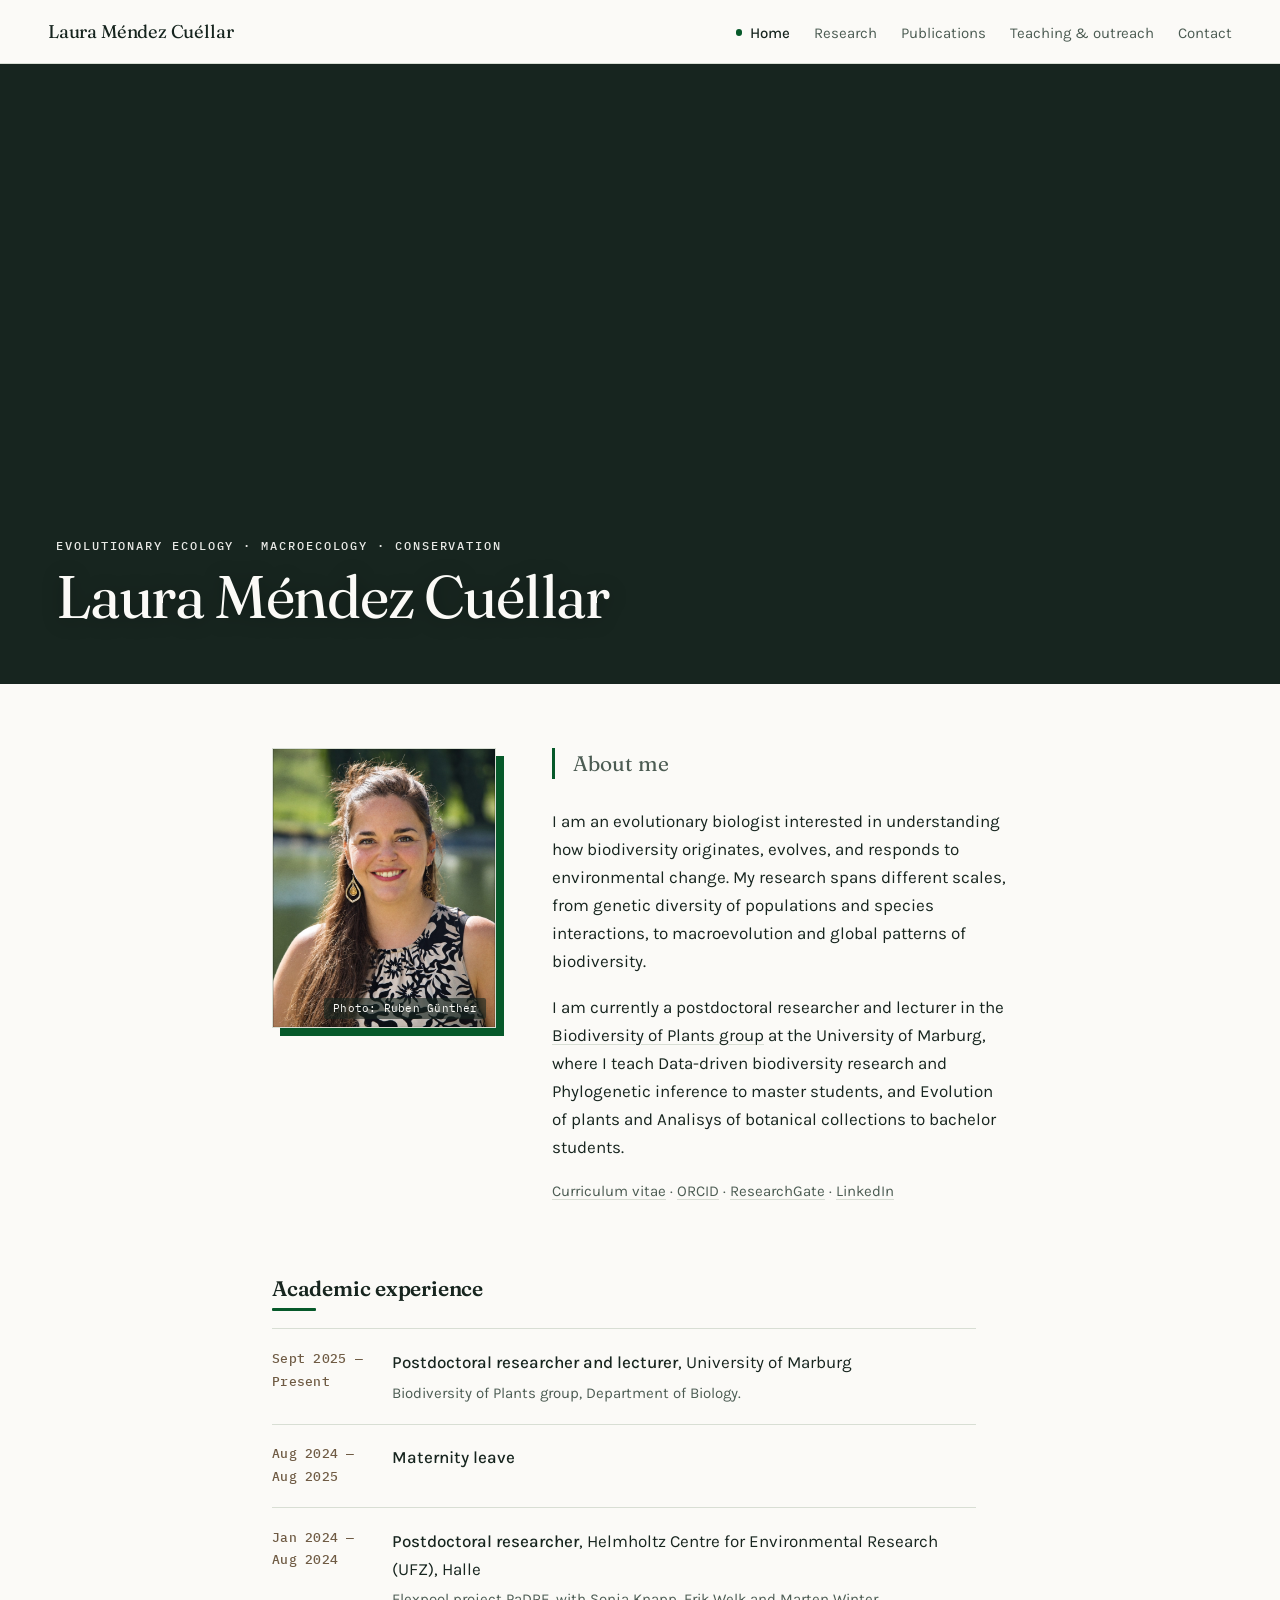
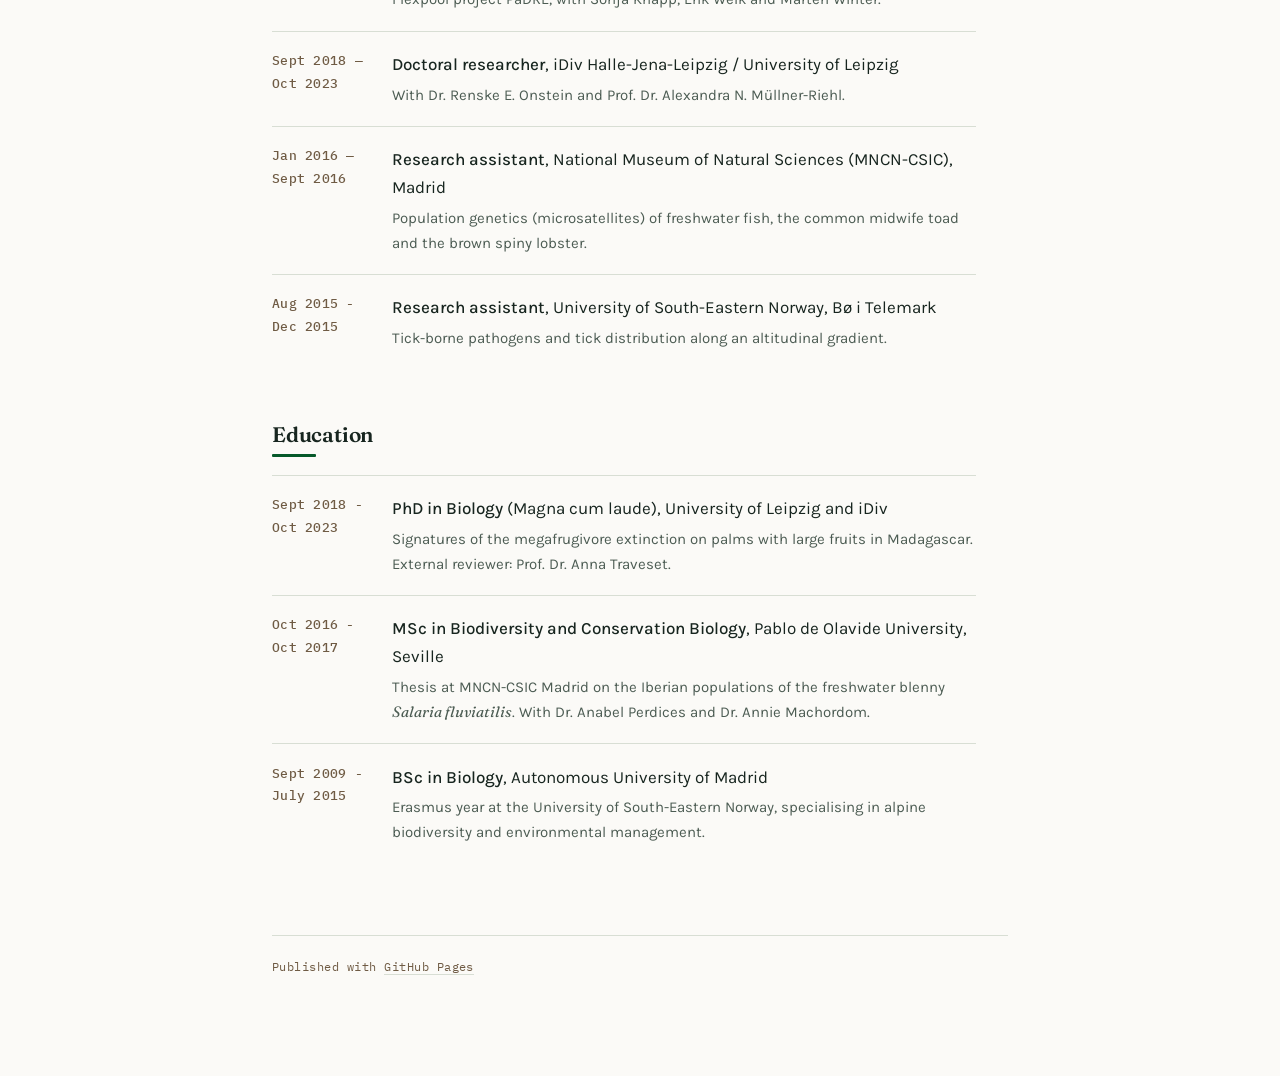
<file: index.html>
<!DOCTYPE html>
<html lang="en">
<head>
<meta charset="utf-8">
<meta name="viewport" content="width=device-width,initial-scale=1">
<title>Laura Méndez Cuéllar — Evolutionary ecologist</title>
<meta name="description" content="Laura Méndez Cuéllar is an evolutionary ecologist and macroecologist at the University of Marburg, working on seed dispersal, plant extinctions and population genomics.">
<link rel="preconnect" href="https://fonts.googleapis.com">
<link rel="preconnect" href="https://fonts.gstatic.com" crossorigin>
<link href="https://fonts.googleapis.com/css2?family=Fraunces:ital,opsz,wght@0,9..144,400;0,9..144,600;1,9..144,400&family=IBM+Plex+Mono:wght@400;500&family=Karla:ital,wght@0,400;0,500;1,400&display=swap" rel="stylesheet">
<link rel="stylesheet" href="assets/css/style.css">
</head>
<body>

<!-- ====================================================================
     TOP NAV — the same on every page.
     If you change something here, copy the change into the other
     .html files as well.
     ==================================================================== -->
<header class="topnav">
  <a class="brand" href="index.html">Laura Méndez Cuéllar</a>
  <ul>
    <li><a class="navlink" href="index.html" aria-current="page">Home</a></li>
    <li><a class="navlink" href="research.html">Research</a></li>
    <li><a class="navlink" href="publications.html">Publications</a></li>
    <li><a class="navlink" href="teaching.html">Teaching &amp; outreach</a></li>
    <li><a class="navlink" href="contact.html">Contact</a></li>
  </ul>
</header>
<!-- ===================== end of top nav =============================== -->

<!-- ====================================================================
     HERO — homepage only. Four photos crossfade on a loop; see the
     comment above .hero-slide in assets/css/style.css for how to add
     or remove a slide.
     PHOTO CREDIT: edit the text inside a <figcaption>. Leave one empty
     (or delete it) if a photo doesn't need a credit.
     ==================================================================== -->
<section class="hero">
  <figure class="hero-slide">
    <img src="assets/img/img1.png" alt="A village in front of a pond with palms at dusk, Madagascar">
    <figcaption></figcaption>
  </figure>
  <figure class="hero-slide">
    <img src="assets/img/hero-palms-fieldwork.jpg" alt="Laura Méndez in a Hyphaene fan-palm habitat, Madagascar">
    <figcaption>Photo: Vonona Randrianasolo</figcaption>
  </figure>
    <figure class="hero-slide">
    <img src="assets/img/hero-weevil.jpg" alt="A weevil on a leaf, Madagascar">
    <figcaption></figcaption>
  </figure>
  <figure class="hero-slide">
    <img src="assets/img/img4.png" alt="A white jelly fungus on a tree trunk, Madagascar">
    <figcaption></figcaption>
  </figure>
  <div class="hero-overlay">
    <p class="hero-eyebrow">Evolutionary ecology · Macroecology · Conservation</p>
    <h1>Laura Méndez Cuéllar</h1>
  </div>
</section>
<!-- ===================== end of hero ==================================== -->

<main>
<div class="page">

  <div class="about">
    <figure class="portrait">
      <img src="assets/img/LMC_Portrait_03.jpg" alt="Laura Méndez Cuéllar">
      <figcaption>Photo: Ruben Günther</figcaption>
    </figure>
  <div>
      <p class="lede">About me</p>

      <p>I am an evolutionary biologist interested in understanding how 
      biodiversity originates, evolves, and responds to environmental change. 
      My research spans different scales, from genetic diversity of populations 
      and species interactions, to macroevolution and global patterns of biodiversity.</p>

      <p>I am currently a postdoctoral researcher and lecturer in the
      <a href="https://www.uni-marburg.de/de/fb17/fachgebiete/biodivpflanzen/ag-zizka" target="_blank" rel="noopener">Biodiversity
      of Plants group</a> at the University of Marburg, where I teach Data-driven biodiversity research and Phylogenetic 
      inference to master students, and Evolution of plants and Analisys of botanical collections to bachelor students. </p>

        <p class="links">
        <a href="CV.pdf" target="_blank" rel="noopener">Curriculum vitae</a> ·
        <a href="https://orcid.org/0000-0001-8155-5929" target="_blank" rel="noopener">ORCID</a> ·
        <a href="https://www.researchgate.net/profile/Laura-Mendez-9" target="_blank" rel="noopener">ResearchGate</a> ·
        <a href="https://www.linkedin.com/in/laura-m%C3%A9ndez-cu%C3%A9llar-59424aa9/" target="_blank" rel="noopener">LinkedIn</a>
      </p>
    </div>
  </div>

  <h2>Academic experience</h2>

  <div class="entry">
    <p class="when">Sept 2025 — Present</p>
    <div>
      <p><strong>Postdoctoral researcher and lecturer</strong>, University of
      Marburg</p>
      <p class="note">Biodiversity of Plants group, Department of Biology.</p>
    </div>
  </div>
  
  <div class="entry">
    <p class="when">Aug 2024 — Aug 2025</p>
    <div>
      <p><strong>Maternity leave</strong></p>
    </div>
  </div>

  <div class="entry">
    <p class="when">Jan 2024 — Aug 2024</p>
    <div>
      <p><strong>Postdoctoral researcher</strong>, Helmholtz Centre for
      Environmental Research (UFZ), Halle</p>
      <p class="note">Flexpool project PaDRE, with Sonja Knapp, Erik Welk and
      Marten Winter.</p>
    </div>
  </div>

  <div class="entry">
    <p class="when">Sept 2018 — Oct 2023</p>
    <div>
      <p><strong>Doctoral researcher</strong>, iDiv Halle-Jena-Leipzig /
      University of Leipzig</p>
      <p class="note">With Dr. Renske E. Onstein and Prof. Dr. Alexandra N. Müllner-Riehl.</p>
    </div>
  </div>

  <div class="entry">
    <p class="when">Jan 2016 — Sept 2016</p>
    <div>
      <p><strong>Research assistant</strong>, National Museum of Natural
      Sciences (MNCN-CSIC), Madrid</p>
      <p class="note">Population genetics (microsatellites) of freshwater fish, the
      common midwife toad and the brown spiny lobster.</p>
    </div>
  </div>

  <div class="entry">
    <p class="when">Aug 2015 - Dec 2015</p>
    <div>
      <p><strong>Research assistant</strong>, University of South-Eastern
      Norway, Bø i Telemark</p>
      <p class="note">Tick-borne pathogens and tick distribution along an
      altitudinal gradient.</p>
    </div>
  </div>

  <h2>Education</h2>

  <div class="entry">
    <p class="when">Sept 2018 - Oct 2023</p>
    <div>
      <p><strong>PhD in Biology</strong> (Magna cum laude), University of
      Leipzig and iDiv</p>
      <p class="note">Signatures of the megafrugivore extinction on palms with
      large fruits in Madagascar. External reviewer: Prof. Dr. Anna Traveset.</p>
    </div>
  </div>

  <div class="entry">
    <p class="when">Oct 2016 - Oct 2017</p>
    <div>
      <p><strong>MSc in Biodiversity and Conservation Biology</strong>, Pablo
      de Olavide University, Seville</p>
      <p class="note">Thesis at MNCN-CSIC Madrid on the Iberian populations of
      the freshwater blenny <span class="sp">Salaria fluviatilis</span>. With 
      Dr. Anabel Perdices and Dr. Annie Machordom.</p>
    </div>
  </div>

  <div class="entry">
    <p class="when">Sept 2009 - July 2015</p>
    <div>
      <p><strong>BSc in Biology</strong>, Autonomous University of Madrid</p>
      <p class="note">Erasmus year at the University of South-Eastern Norway,
      specialising in alpine biodiversity and environmental management.</p>
    </div>
  </div>

  <p class="foot">
    Published with <a href="https://pages.github.com" target="_blank" rel="noopener">GitHub Pages</a>
  </p>
</div>
</main>

<script src="assets/js/site.js" defer></script>
</body>
</html>
</file>
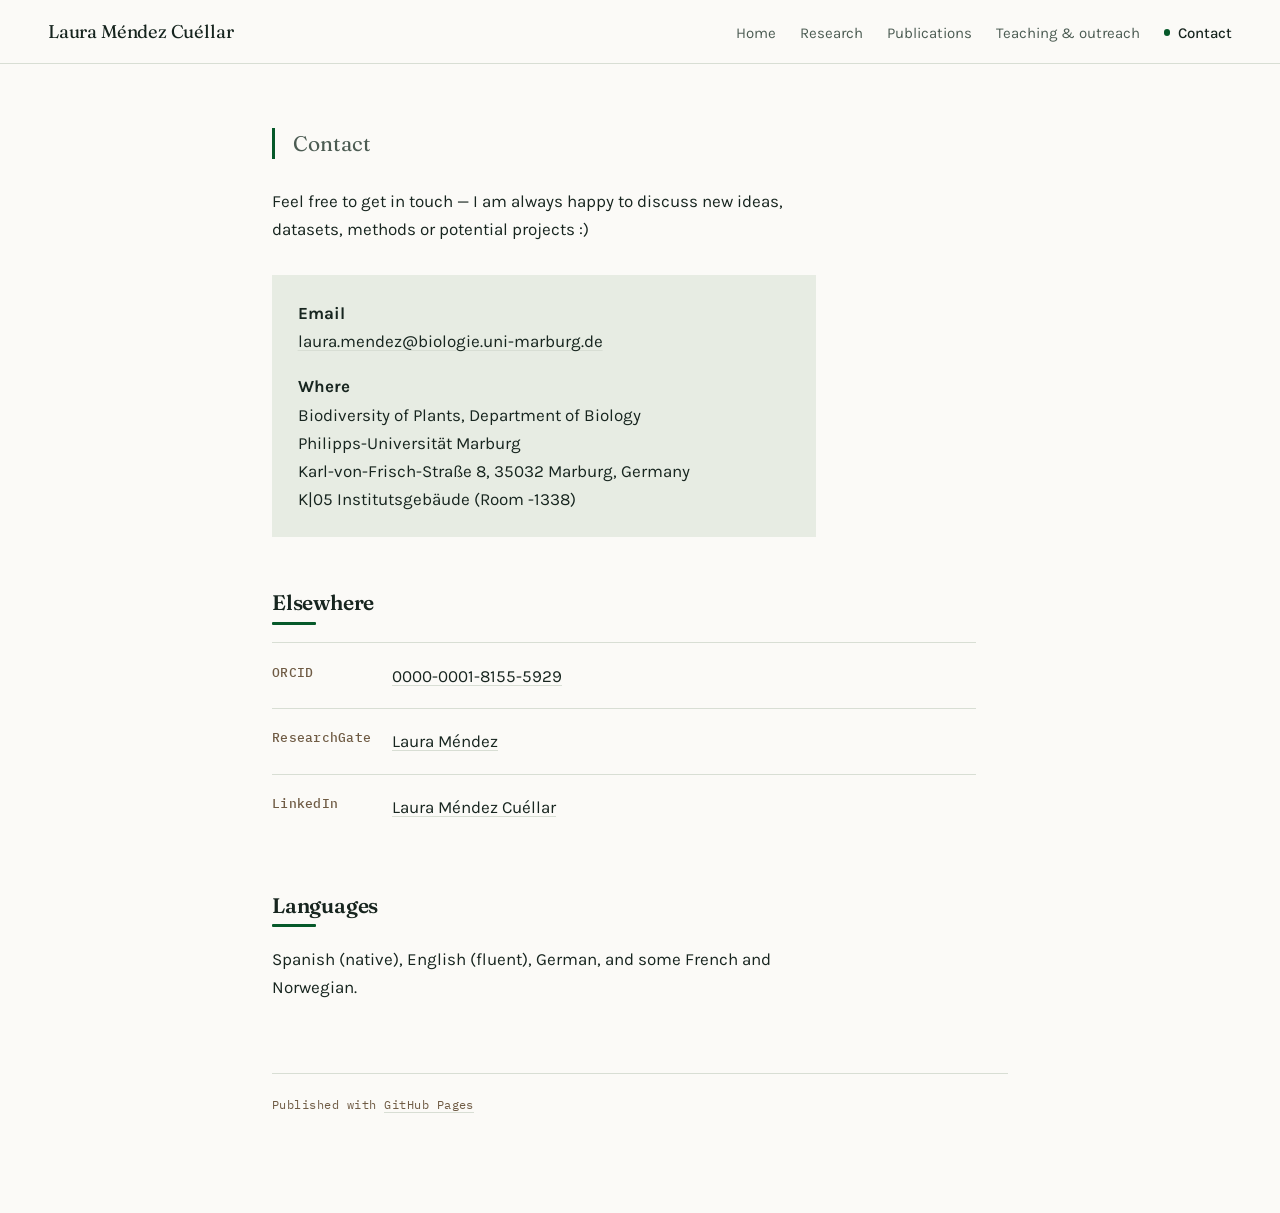
<file: contact.html>
<!DOCTYPE html>
<html lang="en">
<head>
<meta charset="utf-8">
<meta name="viewport" content="width=device-width,initial-scale=1">
<title>Contact — Laura Méndez Cuéllar</title>
<meta name="description" content="Get in touch with Dr. Laura Méndez Cuéllar at the University of Marburg.">
<link rel="preconnect" href="https://fonts.googleapis.com">
<link rel="preconnect" href="https://fonts.gstatic.com" crossorigin>
<link href="https://fonts.googleapis.com/css2?family=Fraunces:ital,opsz,wght@0,9..144,400;0,9..144,600;1,9..144,400&family=IBM+Plex+Mono:wght@400;500&family=Karla:ital,wght@0,400;0,500;1,400&display=swap" rel="stylesheet">
<link rel="stylesheet" href="assets/css/style.css">
</head>
<body>

<!-- ====================== TOP NAV — same on every page ================= -->
<header class="topnav">
  <a class="brand" href="index.html">Laura Méndez Cuéllar</a>
  <ul>
    <li><a class="navlink" href="index.html">Home</a></li>
    <li><a class="navlink" href="research.html">Research</a></li>
    <li><a class="navlink" href="publications.html">Publications</a></li>
    <li><a class="navlink" href="teaching.html">Teaching &amp; outreach</a></li>
    <li><a class="navlink" href="contact.html" aria-current="page">Contact</a></li>
  </ul>
</header>
<!-- ===================== end of top nav ================================ -->

<main>
<div class="page">

  <p class="lede">Contact</p>
  
  <p>Feel free to get in touch — I am always happy to discuss new 
  ideas, datasets, methods or potential projects :)</p>

  <div class="card">
    <p><strong>Email</strong><br>
    <a href="mailto:laura.mendez@biologie.uni-marburg.de">laura.mendez@biologie.uni-marburg.de</a></p>
    <p><strong>Where</strong><br>
    Biodiversity of Plants, Department of Biology<br>
    Philipps-Universität Marburg<br>
    Karl-von-Frisch-Straße 8, 35032 Marburg, Germany<br>
    K|05 Institutsgebäude (Room -1338) </p>
  </div>

  <h2>Elsewhere</h2>

  <div class="entry">
    <p class="when">ORCID</p>
    <div>
      <p><a href="https://orcid.org/0000-0001-8155-5929" target="_blank" rel="noopener">0000-0001-8155-5929</a></p>
    </div>
  </div>

  <div class="entry">
    <p class="when">ResearchGate</p>
    <div>
      <p><a href="https://www.researchgate.net/profile/Laura-Mendez-9" target="_blank" rel="noopener">Laura
      Méndez</a></p>
    </div>
  </div>

  <div class="entry">
    <p class="when">LinkedIn</p>
    <div>
      <p><a href="https://www.linkedin.com/in/laura-m%C3%A9ndez-cu%C3%A9llar-59424aa9/" target="_blank" rel="noopener">Laura
      Méndez Cuéllar</a></p>
    </div>
  </div>

  <h2>Languages</h2>

  <p>Spanish (native), English (fluent), German, and some French and
  Norwegian.</p>

  <p class="foot">
    Published with <a href="https://pages.github.com" target="_blank" rel="noopener">GitHub Pages</a>
  </p>
</div>
</main>

<script src="assets/js/site.js" defer></script>
</body>
</html>
</file>
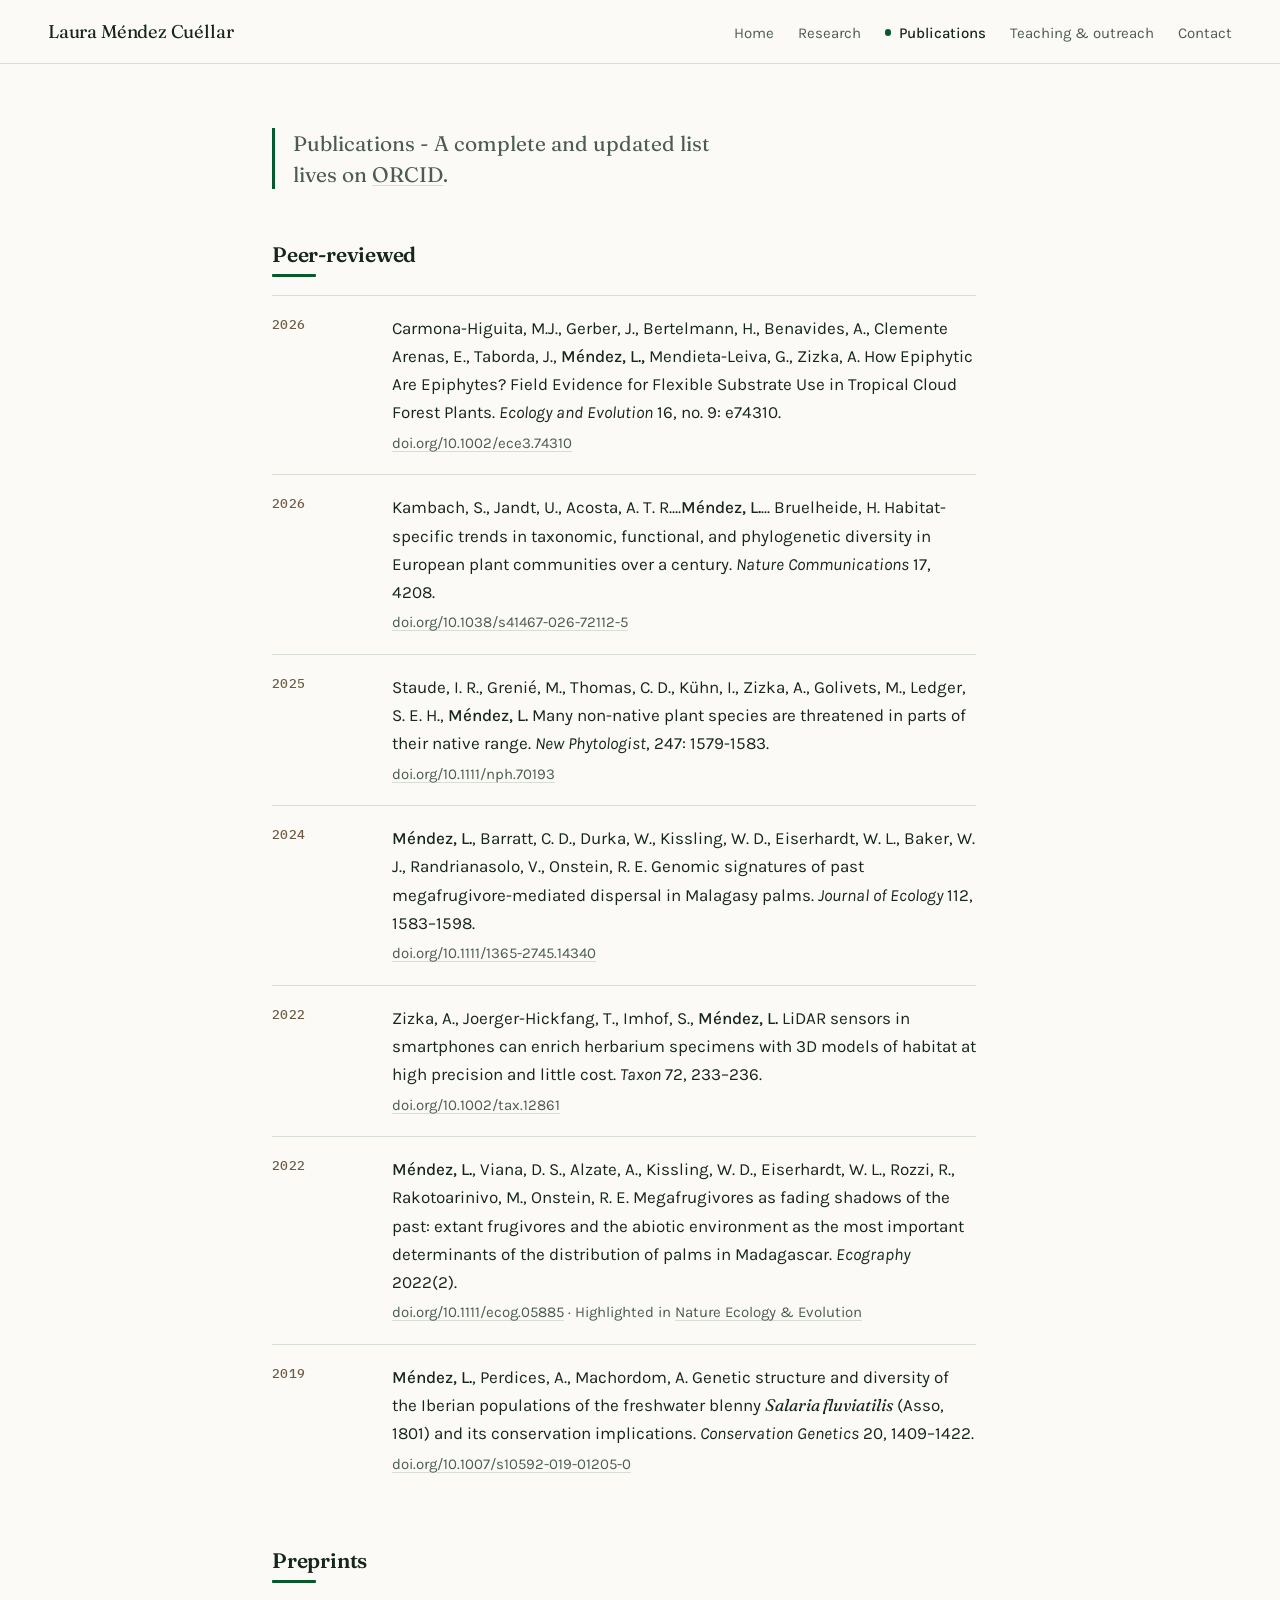
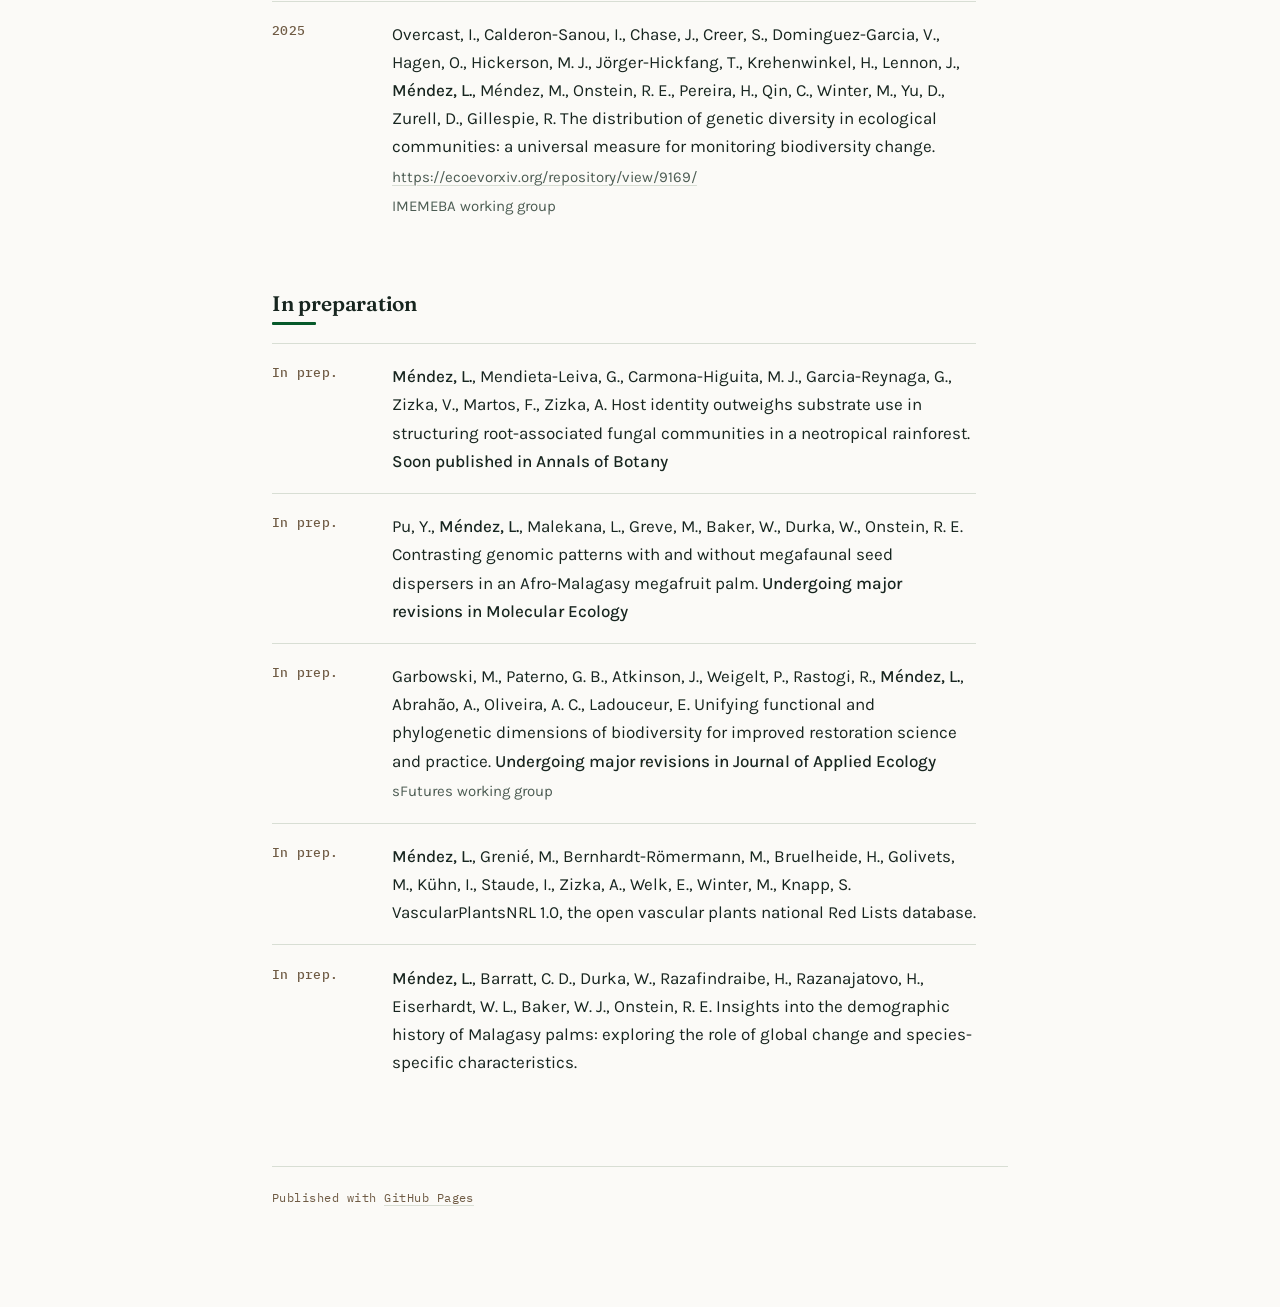
<file: publications.html>
<!DOCTYPE html>
<html lang="en">
<head>
<meta charset="utf-8">
<meta name="viewport" content="width=device-width,initial-scale=1">
<title>Publications — Laura Méndez Cuéllar</title>
<meta name="description" content="Peer-reviewed publications by Dr. Laura Méndez Cuéllar in ecology, biogeography and population genomics.">
<link rel="preconnect" href="https://fonts.googleapis.com">
<link rel="preconnect" href="https://fonts.gstatic.com" crossorigin>
<link href="https://fonts.googleapis.com/css2?family=Fraunces:ital,opsz,wght@0,9..144,400;0,9..144,600;1,9..144,400&family=IBM+Plex+Mono:wght@400;500&family=Karla:ital,wght@0,400;0,500;1,400&display=swap" rel="stylesheet">
<link rel="stylesheet" href="assets/css/style.css">
</head>
<body>

<!-- ====================== TOP NAV — same on every page ================= -->
<header class="topnav">
  <a class="brand" href="index.html">Laura Méndez Cuéllar</a>
  <ul>
    <li><a class="navlink" href="index.html">Home</a></li>
    <li><a class="navlink" href="research.html">Research</a></li>
    <li><a class="navlink" href="publications.html" aria-current="page">Publications</a></li>
    <li><a class="navlink" href="teaching.html">Teaching &amp; outreach</a></li>
    <li><a class="navlink" href="contact.html">Contact</a></li>
  </ul>
</header>
<!-- ===================== end of top nav ================================ -->

<main>
<div class="page">

  <p class="lede">Publications - A complete and updated list lives on
  <a href="https://orcid.org/0000-0001-8155-5929" target="_blank" rel="noopener">ORCID</a>.</p>

  <h2>Peer-reviewed</h2>

  <!-- TO ADD A PAPER: copy one whole block from <div class="entry"> to
       </div>, paste it at the top of the list and edit the text. -->

  <div class="entry">
    <p class="when">2026</p>
    <div>
      <p>Carmona-Higuita, M.J., Gerber, J., Bertelmann, H., Benavides, A., 
      Clemente Arenas, E., Taborda, J., <strong>Méndez, L.,</strong> Mendieta-Leiva, G., 
      Zizka, A. How Epiphytic Are Epiphytes? Field Evidence for Flexible 
      Substrate Use in Tropical Cloud Forest Plants. <em>Ecology and Evolution</em>
      16, no. 9: e74310.</p>
      <p class="note"><a href="https://doi.org/10.1002/ece3.74310" target="_blank" rel="noopener">doi.org/10.1002/ece3.74310</a></p>
    </div>
  </div>

  <div class="entry">
    <p class="when">2026</p>
    <div>
      <p>Kambach, S., Jandt, U., Acosta, A. T. R....<strong>Méndez, L.</strong>...
      Bruelheide, H. Habitat-specific trends in taxonomic, functional, and 
      phylogenetic diversity in European plant communities over a century. 
      <em>Nature Communications</em> 17, 4208.</p>
      <p class="note"><a href="https://doi.org/10.1038/s41467-026-72112-5" target="_blank" rel="noopener">doi.org/10.1038/s41467-026-72112-5</a></p>
    </div>
  </div>

  <div class="entry">
    <p class="when">2025</p>
    <div>
      <p>Staude, I. R., Grenié, M., Thomas, C. D., Kühn, I., Zizka, A.,
      Golivets, M., Ledger, S. E. H., <strong>Méndez, L.</strong>
      Many non-native plant species are threatened in parts of their native
      range. <em>New Phytologist</em>, 247: 1579-1583.</p>
      <p class="note"><a href="https://doi.org/10.1111/nph.70193" target="_blank" rel="noopener">doi.org/10.1111/nph.70193</a></p>
    </div>
  </div>

  <div class="entry">
    <p class="when">2024</p>
    <div>
      <p><strong>Méndez, L.</strong>, Barratt, C. D., Durka, W., Kissling,
      W. D., Eiserhardt, W. L., Baker, W. J., Randrianasolo, V., Onstein, R. E.
      Genomic signatures of past megafrugivore-mediated dispersal in Malagasy
      palms. <em>Journal of Ecology</em> 112, 1583–1598.</p>
      <p class="note"><a href="https://doi.org/10.1111/1365-2745.14340" target="_blank" rel="noopener">doi.org/10.1111/1365-2745.14340</a></p>
    </div>
  </div>

  <div class="entry">
    <p class="when">2022</p>
    <div>
      <p>Zizka, A., Joerger-Hickfang, T., Imhof, S., <strong>Méndez, L.</strong>
      LiDAR sensors in smartphones can enrich herbarium specimens with 3D models
      of habitat at high precision and little cost. <em>Taxon</em> 72,
      233–236.</p>
      <p class="note"><a href="https://doi.org/10.1002/tax.12861" target="_blank" rel="noopener">doi.org/10.1002/tax.12861</a></p>
    </div>
  </div>

  <div class="entry">
    <p class="when">2022</p>
    <div>
      <p><strong>Méndez, L.</strong>, Viana, D. S., Alzate, A., Kissling, W. D.,
      Eiserhardt, W. L., Rozzi, R., Rakotoarinivo, M., Onstein, R. E.
      Megafrugivores as fading shadows of the past: extant frugivores and the
      abiotic environment as the most important determinants of the distribution
      of palms in Madagascar. <em>Ecography</em> 2022(2).</p>
      <p class="note"><a href="https://doi.org/10.1111/ecog.05885" target="_blank" rel="noopener">doi.org/10.1111/ecog.05885</a>
      · Highlighted in
      <a href="https://www.nature.com/articles/s41559-022-01690-6" target="_blank" rel="noopener">Nature
      Ecology &amp; Evolution</a></p>
    </div>
  </div>

  <div class="entry">
    <p class="when">2019</p>
    <div>
      <p><strong>Méndez, L.</strong>, Perdices, A., Machordom, A. Genetic
      structure and diversity of the Iberian populations of the freshwater
      blenny <span class="sp">Salaria fluviatilis</span> (Asso, 1801) and its
      conservation implications. <em>Conservation Genetics</em> 20, 1409–1422.</p>
      <p class="note"><a href="https://doi.org/10.1007/s10592-019-01205-0" target="_blank" rel="noopener">doi.org/10.1007/s10592-019-01205-0</a></p>
    </div>
  </div>
  
  <h2>Preprints</h2>
  
  <div class="entry">
    <p class="when">2025</p>
    <div>
      <p>Overcast, I., Calderon-Sanou, I., Chase, J., Creer, S.,
      Dominguez-Garcia, V., Hagen, O., Hickerson, M. J., Jörger-Hickfang, T.,
      Krehenwinkel, H., Lennon, J., <strong>Méndez, L.</strong>, Méndez, M.,
      Onstein, R. E., Pereira, H., Qin, C., Winter, M., Yu, D., Zurell, D.,
      Gillespie, R. The distribution of genetic diversity in ecological
      communities: a universal measure for monitoring biodiversity change.</p>
      <p class="note"><a href=https://ecoevorxiv.org/repository/view/9169/ target="_blank" rel="noopener">https://ecoevorxiv.org/repository/view/9169/</a></p>
      <p class="note">IMEMEBA working group</p>
    </div>
  </div>

  <h2>In preparation</h2>

<div class="entry">
    <p class="when">In prep.</p>
    <div>
      <p><strong>Méndez, L.</strong>, Mendieta-Leiva, G., Carmona-Higuita, 
      M. J., Garcia-Reynaga, G., Zizka, V., Martos, F., Zizka, A. 
      Host identity outweighs substrate use in structuring root-associated 
      fungal communities in a neotropical rainforest. <strong>Soon published 
      in Annals of Botany</strong></p>
    </div>
  </div>


  <div class="entry">
    <p class="when">In prep.</p>
    <div>
      <p>Pu, Y., <strong>Méndez, L.</strong>, Malekana, L., Greve, M., Baker, 
      W., Durka, W., Onstein, R. E. Contrasting genomic patterns with and without 
      megafaunal seed dispersers in an Afro-Malagasy megafruit palm. 
      <strong>Undergoing major revisions in Molecular Ecology</strong></p>
    </div>
  </div>

  <div class="entry">
    <p class="when">In prep.</p>
    <div>
      <p>Garbowski, M., Paterno, G. B., Atkinson, J., Weigelt, P., Rastogi, R.,
      <strong>Méndez, L.</strong>, Abrahão, A., Oliveira, A. C., Ladouceur, E.
      Unifying functional and phylogenetic dimensions of biodiversity for 
      improved restoration science and practice. <strong>Undergoing major 
      revisions in Journal of Applied Ecology</strong></p>
      <p class="note">sFutures working group</p>
    </div>
  </div>
  
  <div class="entry">
    <p class="when">In prep.</p>
    <div>
      <p><strong>Méndez, L.</strong>, Grenié, M., Bernhardt-Römermann, M.,
      Bruelheide, H., Golivets, M., Kühn, I., Staude, I., Zizka, A., Welk, E.,
      Winter, M., Knapp, S. VascularPlantsNRL 1.0, the open vascular plants
      national Red Lists database.</p>
    </div>
  </div>

<div class="entry">
    <p class="when">In prep.</p>
    <div>
      <p><strong>Méndez, L.</strong>, Barratt, C. D., Durka, W., Razafindraibe,
      H., Razanajatovo, H., Eiserhardt, W. L., Baker, W. J., Onstein, R. E.
      Insights into the demographic history of Malagasy palms: exploring the
      role of global change and species-specific characteristics.</p>
    </div>
  </div>

  <p class="foot">
    Published with <a href="https://pages.github.com" target="_blank" rel="noopener">GitHub Pages</a>
  </p>
</div>
</main>

<script src="assets/js/site.js" defer></script>
</body>
</html>
</file>
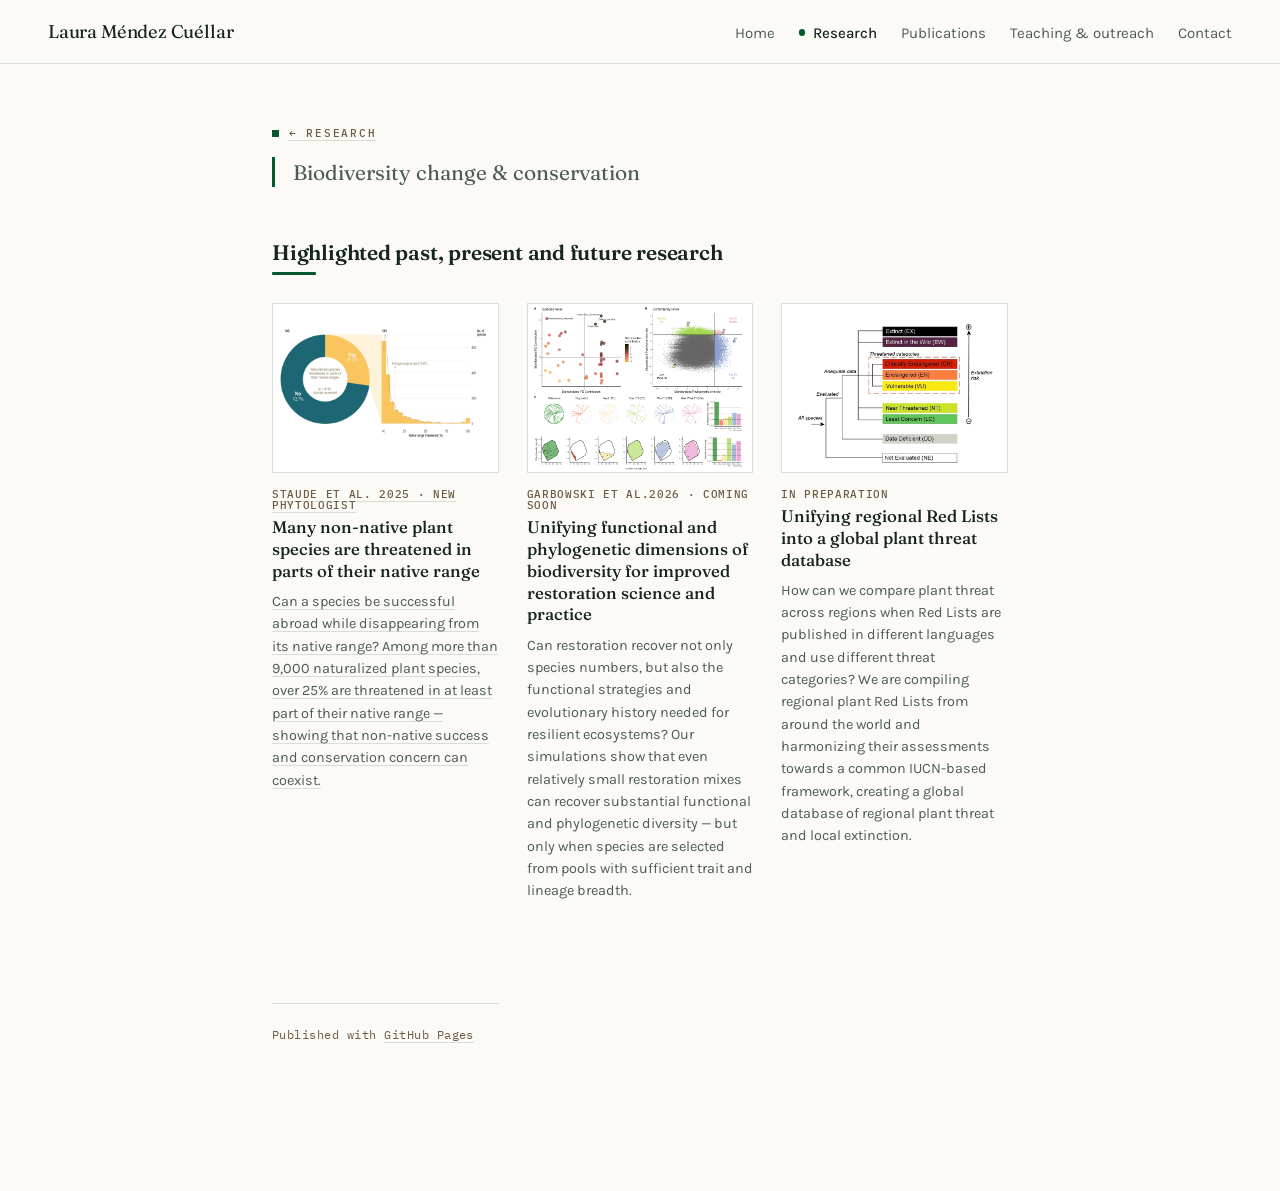
<file: research-conservation.html>
<!DOCTYPE html>
<html lang="en">
<head>
<meta charset="utf-8">
<meta name="viewport" content="width=device-width,initial-scale=1">
<title>Biodiversity change &amp; conservation — Laura Méndez Cuéllar</title>
<meta name="description" content="Understanding biodiversity loss and improving the data and tools we use to conserve it.">
<link rel="preconnect" href="https://fonts.googleapis.com">
<link rel="preconnect" href="https://fonts.gstatic.com" crossorigin>
<link href="https://fonts.googleapis.com/css2?family=Fraunces:ital,opsz,wght@0,9..144,400;0,9..144,600;1,9..144,400&family=IBM+Plex+Mono:wght@400;500&family=Karla:ital,wght@0,400;0,500;1,400&display=swap" rel="stylesheet">
<link rel="stylesheet" href="assets/css/style.css">
</head>
<body>

<!-- ====================== TOP NAV — same on every page ================= -->
<header class="topnav">
  <a class="brand" href="index.html">Laura Méndez Cuéllar</a>
  <ul>
    <li><a class="navlink" href="index.html">Home</a></li>
    <li><a class="navlink" href="research.html" aria-current="page">Research</a></li>
    <li><a class="navlink" href="publications.html">Publications</a></li>
    <li><a class="navlink" href="teaching.html">Teaching &amp; outreach</a></li>
    <li><a class="navlink" href="contact.html">Contact</a></li>
  </ul>
</header>
<!-- ===================== end of top nav ================================ -->

<main>
<div class="page">

  <p class="eyebrow"><a href="research.html">← Research</a></p>
  <p class="lede">Biodiversity change &amp; conservation</p>

  <h2>Highlighted past, present and future research</h2>

  <!-- TO CHANGE A CARD: swap the img src, the title/status/blurb text, and
       the href (or remove the <a> wrapper entirely for work with no public
       link yet — see the second card below for that pattern). -->
  <div class="research-lines">

    <a class="rline" href="https://nph.onlinelibrary.wiley.com/doi/10.1111/nph.70193" target="_blank" rel="noopener">
      <img src="assets/img/staude.png" alt="Figure 1 from Staude et al., 2025">
      <p class="status">Staude et al. 2025 · New Phytologist</p>
      <h3>Many non-native plant species are threatened in parts of their native range</h3>
      <p>Can a species be successful abroad while disappearing from its native range? 
      Among more than 9,000 naturalized plant species, over 25% are threatened in at least 
      part of their native range — showing that non-native success and conservation 
      concern can coexist.</p>
    </a>

    <div class="rline no-link">
      <img src="assets/img/gabowski.png" alt="Figure 3 from Garbowski et al. 2026">
      <p class="status">Garbowski et al.2026 · Coming soon</p>
      <h3>Unifying functional and phylogenetic dimensions of biodiversity for 
      improved restoration science and practice</h3>
      <p>Can restoration recover not only species numbers, but also the 
      functional strategies and evolutionary history needed for resilient 
      ecosystems? Our simulations show that even relatively small restoration 
      mixes can recover substantial functional and phylogenetic diversity — 
      but only when species are selected from pools with sufficient trait and 
      lineage breadth.</p>
    </div>

    <div class="rline no-link">
      <img src="assets/img/iucn.jpg" alt="IUCN threat cetegories">
      <p class="status">In preparation</p>
      <h3>Unifying regional Red Lists into a global plant threat database</h3>
      <p>How can we compare plant threat across regions when Red Lists are 
      published in different languages and use different threat categories? 
      We are compiling regional plant Red Lists from around the world and 
      harmonizing their assessments towards a common IUCN-based framework, 
      creating a global database of regional plant threat and local extinction.</p>
    </div>

  <p class="foot">
    Published with <a href="https://pages.github.com" target="_blank" rel="noopener">GitHub Pages</a>
  </p>
</div>
</main>

<script src="assets/js/site.js" defer></script>
</body>
</html>
</file>
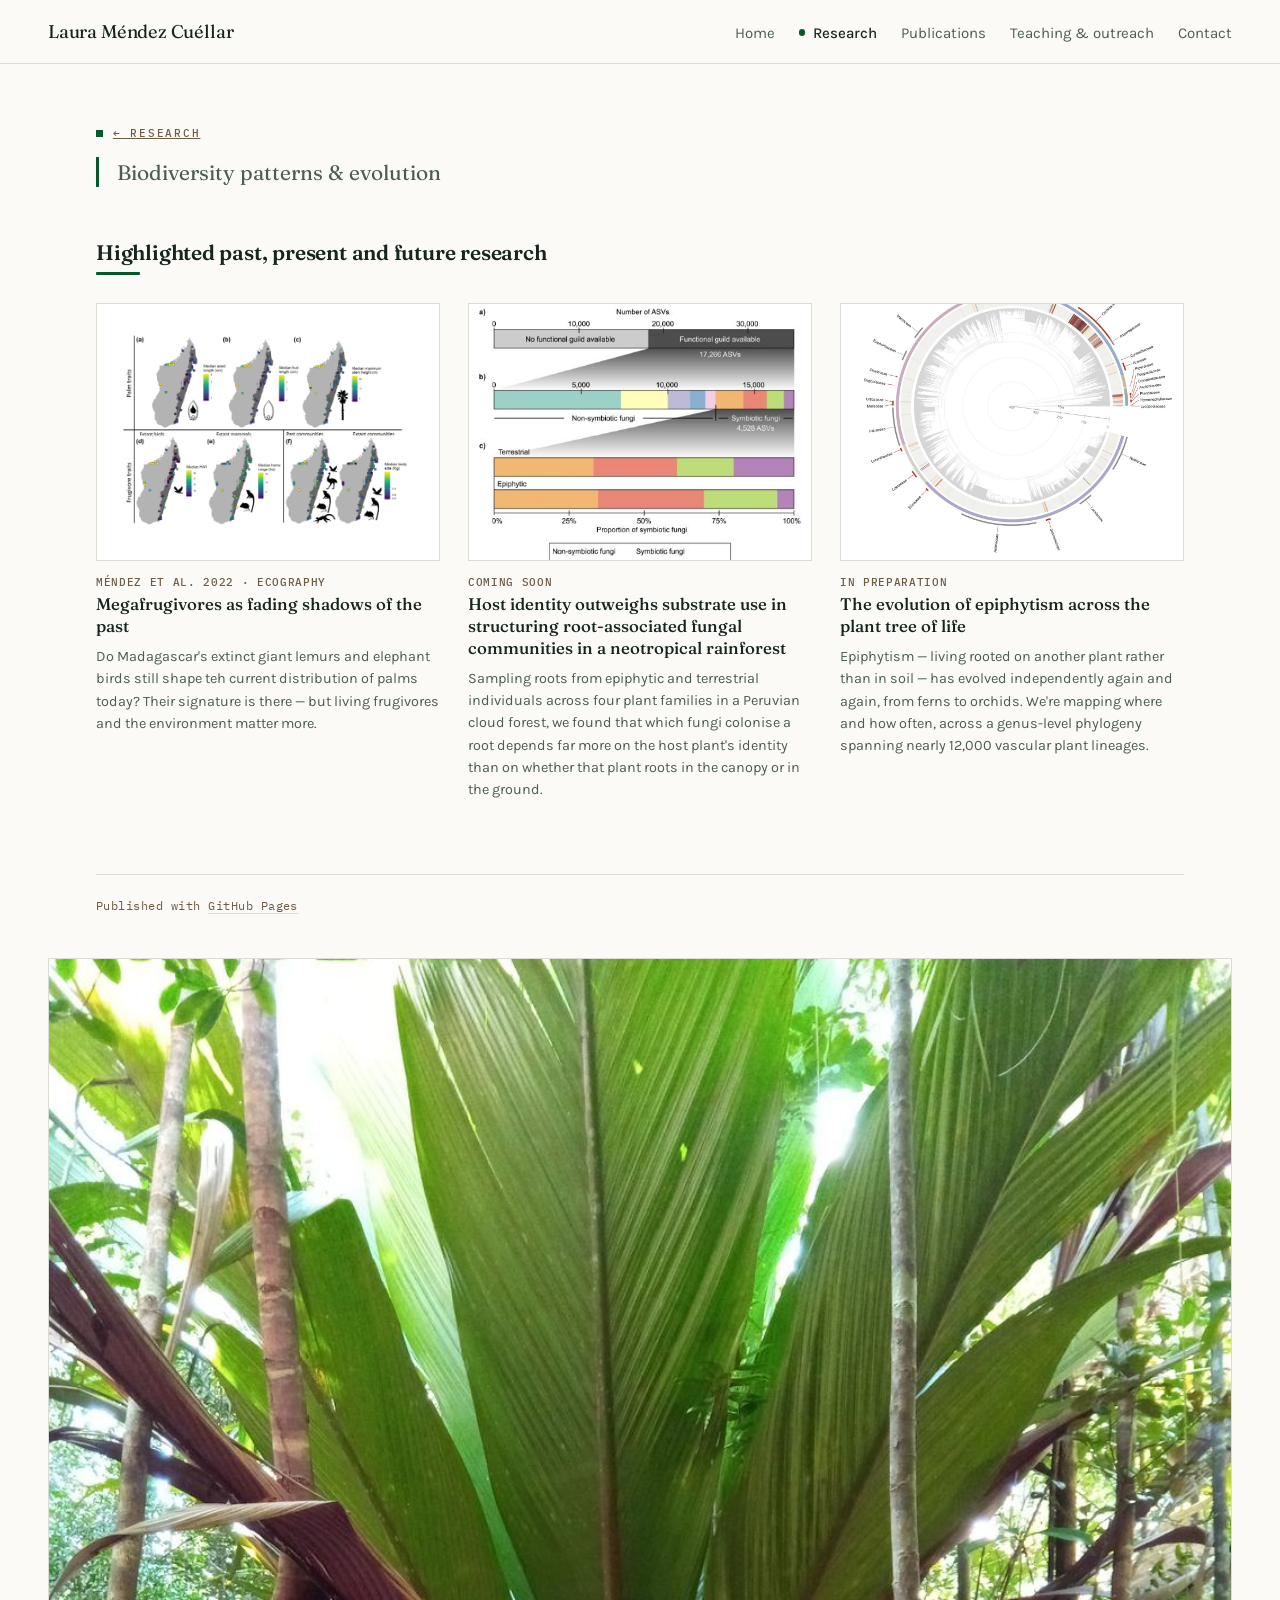
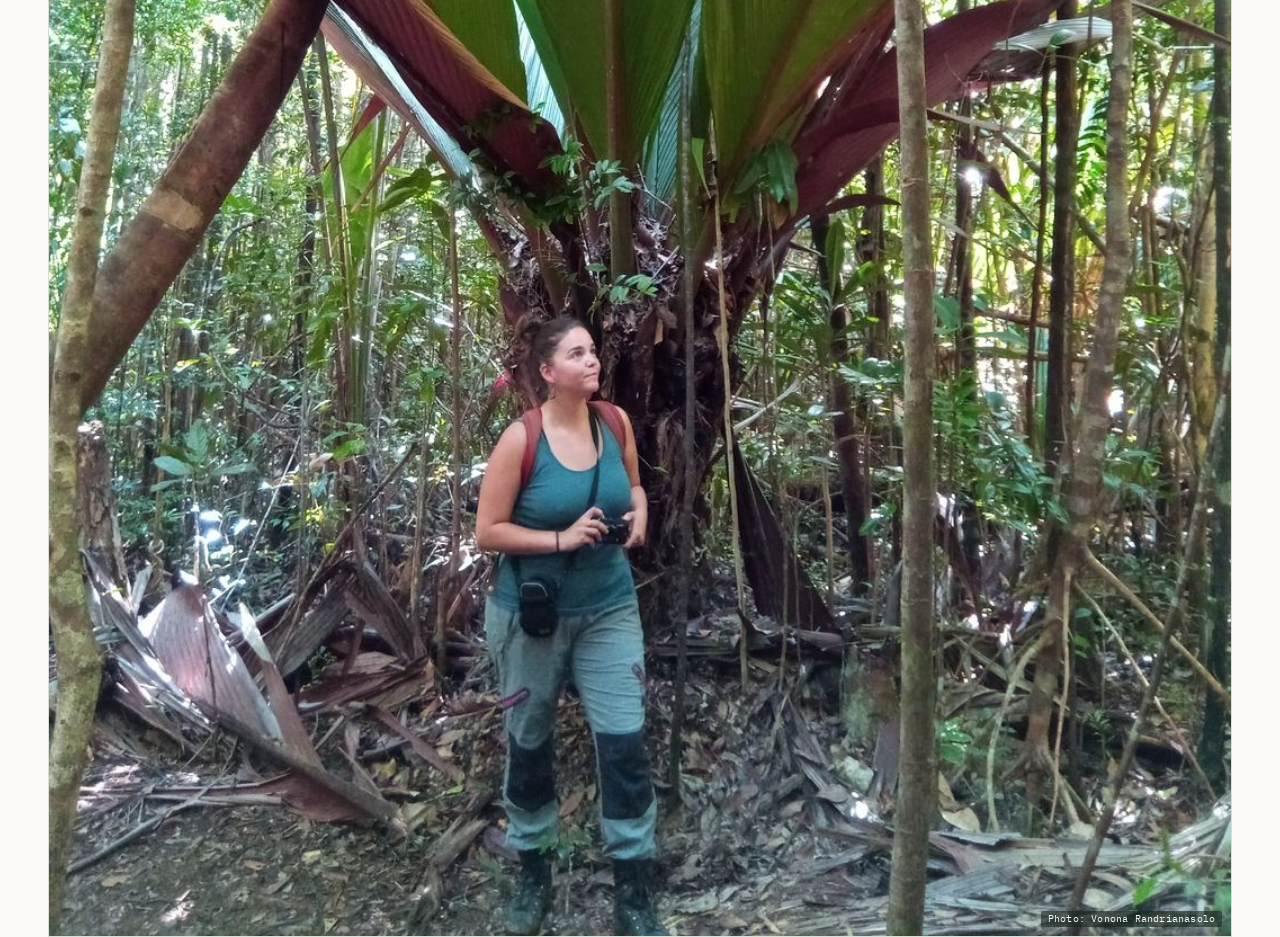
<file: research-evolution.html>
<!DOCTYPE html>
<html lang="en">
<head>
<meta charset="utf-8">
<meta name="viewport" content="width=device-width,initial-scale=1">
<title>Biodiversity patterns &amp; evolution — Laura Méndez Cuéllar</title>
<meta name="description" content="How interactions, ecological strategies and environmental history shape biodiversity — research on megafrugivore extinction, root-associated fungi, and the evolution of epiphytism.">
<link rel="preconnect" href="https://fonts.googleapis.com">
<link rel="preconnect" href="https://fonts.gstatic.com" crossorigin>
<link href="https://fonts.googleapis.com/css2?family=Fraunces:ital,opsz,wght@0,9..144,400;0,9..144,600;1,9..144,400&family=IBM+Plex+Mono:wght@400;500&family=Karla:ital,wght@0,400;0,500;1,400&display=swap" rel="stylesheet">
<link rel="stylesheet" href="assets/css/style.css">
</head>
<body>

<!-- ====================== TOP NAV — same on every page ================= -->
<header class="topnav">
  <a class="brand" href="index.html">Laura Méndez Cuéllar</a>
  <ul>
    <li><a class="navlink" href="index.html">Home</a></li>
    <li><a class="navlink" href="research.html" aria-current="page">Research</a></li>
    <li><a class="navlink" href="publications.html">Publications</a></li>
    <li><a class="navlink" href="teaching.html">Teaching &amp; outreach</a></li>
    <li><a class="navlink" href="contact.html">Contact</a></li>
  </ul>
</header>
<!-- ===================== end of top nav ================================ -->

<main>

<!-- ====================================================================
     Same pattern as research.html: everything (text + cards) lives in the
     locked-width center column so it matches the site's normal reading
     width; the photo on the right stretches to match that column's full
     height, filling what would otherwise be empty margin.
     "right-only" = no photo on the left this time, just one on the right.
     SWAP PHOTO: change the src on the <img> line.
     PHOTO CREDIT: edit the text inside the <figcaption>, or leave it
     empty (or delete it) if it doesn't need a credit.
     ==================================================================== -->
<section class="research-split single-photo">

  <div class="split-text">
    <p class="eyebrow"><a href="research.html">← Research</a></p>
    <p class="lede">Biodiversity patterns &amp; evolution</p>

    <h2>Highlighted past, present and future research</h2>

    <!-- TO CHANGE A CARD: swap the img src, the title/status/blurb text, and
         the href (or remove the <a> wrapper entirely for work with no public
         link yet — see the second card below for that pattern). -->
    <div class="research-lines">

      <a class="rline" href="https://nsojournals.onlinelibrary.wiley.com/doi/full/10.1111/ecog.05885" target="_blank" rel="noopener">
        <img src="assets/img/megafrugivores.png" alt="Figure 1 from Méndez et al. 2022">
        <p class="status">Méndez et al. 2022 · Ecography</p>
        <h3>Megafrugivores as fading shadows of the past</h3>
        <p>Do Madagascar's extinct giant lemurs and elephant birds still shape
        teh current distribution of palms today? Their signature is there — but living
        frugivores and the environment matter more.</p>
      </a>

      <div class="rline no-link">
        <img src="assets/img/Figure4_R_v3.jpg" alt="Figure 4 from Méndez et al. 2026">
        <p class="status">Coming soon</p>
        <h3>Host identity outweighs substrate use in structuring root-associated
        fungal communities in a neotropical rainforest</h3>
        <p>Sampling roots from epiphytic and terrestrial individuals across four
        plant families in a Peruvian cloud forest, we found that which fungi
        colonise a root depends far more on the host plant's identity than on
        whether that plant roots in the canopy or in the ground.</p>
      </div>

      <div class="rline no-link">
        <img src="assets/img/card-epiphyte-tree.jpg" alt="Circular phylogeny of vascular plants coloured by epiphyte value">
        <p class="status">In preparation</p>
        <h3>The evolution of epiphytism across the plant tree of life</h3>
        <p>Epiphytism — living rooted on another plant rather than in soil — has
        evolved independently again and again, from ferns to orchids. We're
        mapping where and how often, across a genus-level phylogeny spanning
        nearly 12,000 vascular plant lineages.</p>
      </div>

    </div>

    <p class="foot">
      Published with <a href="https://pages.github.com" target="_blank" rel="noopener">GitHub Pages</a>
    </p>
  </div>

  <figure class="side-photo">
    <img src="assets/img/fieldwork-palm-right.jpg" alt="Laura Méndez standing beneath a giant palm in the field">
    <figcaption>Photo: Vonona Randrianasolo</figcaption>
  </figure>

</section>

</main>

<script src="assets/js/site.js" defer></script>
</body>
</html>
</file>
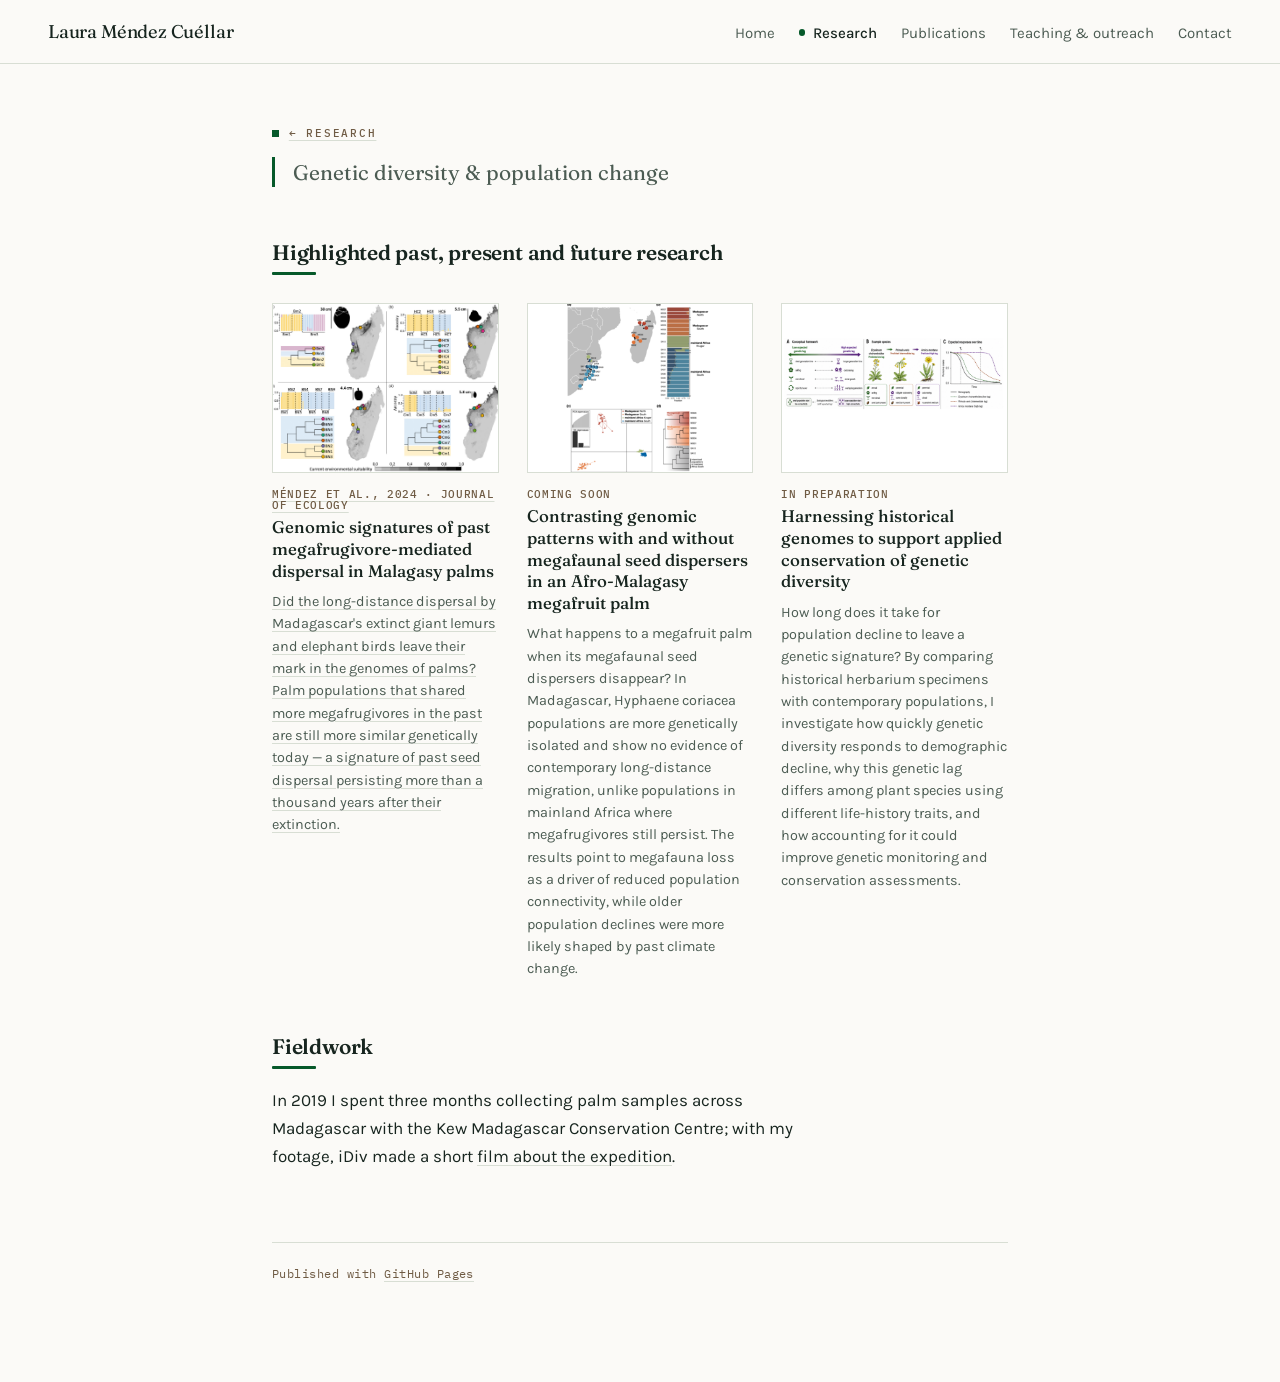
<file: research-genetics.html>
<!DOCTYPE html>
<html lang="en">
<head>
<meta charset="utf-8">
<meta name="viewport" content="width=device-width,initial-scale=1">
<title>Genetic diversity &amp; population change — Laura Méndez Cuéllar</title>
<meta name="description" content="How populations change through space and time, from demographic history to contemporary decline.">
<link rel="preconnect" href="https://fonts.googleapis.com">
<link rel="preconnect" href="https://fonts.gstatic.com" crossorigin>
<link href="https://fonts.googleapis.com/css2?family=Fraunces:ital,opsz,wght@0,9..144,400;0,9..144,600;1,9..144,400&family=IBM+Plex+Mono:wght@400;500&family=Karla:ital,wght@0,400;0,500;1,400&display=swap" rel="stylesheet">
<link rel="stylesheet" href="assets/css/style.css">
</head>
<body>

<!-- ====================== TOP NAV — same on every page ================= -->
<header class="topnav">
  <a class="brand" href="index.html">Laura Méndez Cuéllar</a>
  <ul>
    <li><a class="navlink" href="index.html">Home</a></li>
    <li><a class="navlink" href="research.html" aria-current="page">Research</a></li>
    <li><a class="navlink" href="publications.html">Publications</a></li>
    <li><a class="navlink" href="teaching.html">Teaching &amp; outreach</a></li>
    <li><a class="navlink" href="contact.html">Contact</a></li>
  </ul>
</header>
<!-- ===================== end of top nav ================================ -->

<main>
<div class="page">

  <p class="eyebrow"><a href="research.html">← Research</a></p>
  <p class="lede">Genetic diversity &amp; population change</p>

  <h2>Highlighted past, present and future research</h2>

  <!-- TO CHANGE A CARD: swap the img src, the title/status/blurb text, and
       the href (or remove the <a> wrapper entirely for work with no public
       link yet — see the second card below for that pattern). -->
  <div class="research-lines">

    <a class="rline" href="https://besjournals.onlinelibrary.wiley.com/doi/10.1111/1365-2745.14340" target="_blank" rel="noopener">
      <img src="assets/img/signatures.jpg" alt="Figure 1 from Méndez et al. 2024">
      <p class="status">Méndez et al., 2024 · Journal of Ecology</p>
      <h3>Genomic signatures of past megafrugivore-mediated dispersal in Malagasy palms</h3>
      <p>Did the long-distance dispersal by Madagascar's extinct giant lemurs and elephant 
      birds leave their mark in the genomes of palms? Palm populations that 
      shared more megafrugivores in the past are still more similar genetically 
      today — a signature of past seed dispersal persisting 
      more than a thousand years after their extinction.</p>
    </a>

    <div class="rline no-link">
      <img src="assets/img/Pu et al.png" alt="Figure 2 from Pu et al. 2026">
      <p class="status">Coming soon</p>
      <h3>Contrasting genomic patterns with and without megafaunal
      seed dispersers in an Afro-Malagasy megafruit palm</h3>
      <p>What happens to a megafruit palm when its megafaunal seed dispersers disappear? 
      In Madagascar, Hyphaene coriacea populations are more genetically isolated 
      and show no evidence of contemporary long-distance migration, 
      unlike populations in mainland Africa where megafrugivores still 
      persist. The results point to megafauna loss as a driver of reduced 
      population connectivity, while older population declines were more 
      likely shaped by past climate change.</p>
    </div>

    <div class="rline no-link">
      <img src="assets/img/temporal_genomics.png" alt="conceptual figure">
      <p class="status">In preparation</p>
      <h3>Harnessing historical genomes to support applied conservation of 
      genetic diversity</h3>
      <p>How long does it take for population decline to leave a genetic signature? 
      By comparing historical herbarium specimens with contemporary populations, 
      I investigate how quickly genetic diversity responds to demographic decline, 
      why this genetic lag differs among plant species using different life-history traits,
      and how accounting for it could improve genetic monitoring and conservation 
      assessments.</p>
    </div>

  </div>

  <h2>Fieldwork</h2>

  <p>In 2019 I spent three months collecting palm samples across Madagascar with
  the Kew Madagascar Conservation Centre; with my footage, iDiv made a short
  <a href="https://youtu.be/pBEHnJQBH9U" target="_blank" rel="noopener">film about 
  the expedition</a>.</p>

  <p class="foot">
    Published with <a href="https://pages.github.com" target="_blank" rel="noopener">GitHub Pages</a>
  </p>
</div>
</main>

<script src="assets/js/site.js" defer></script>
</body>
</html>
</file>
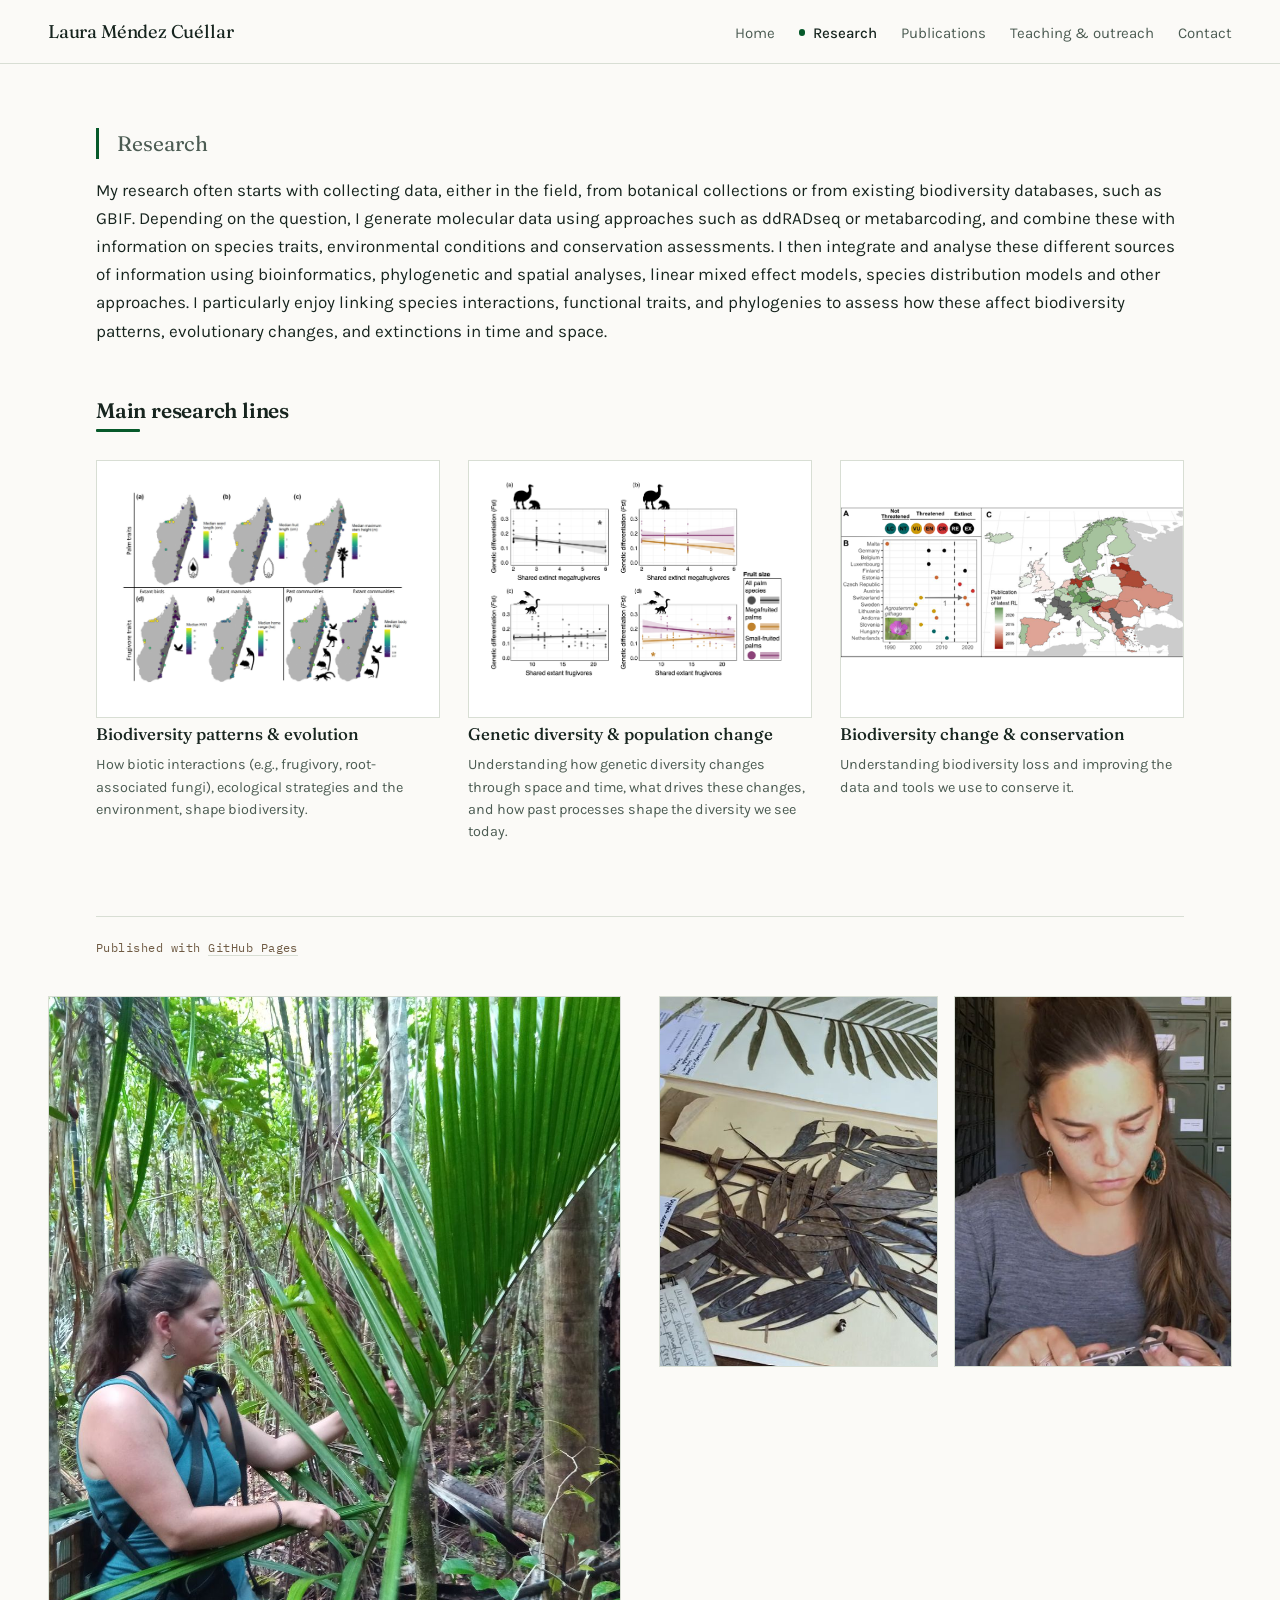
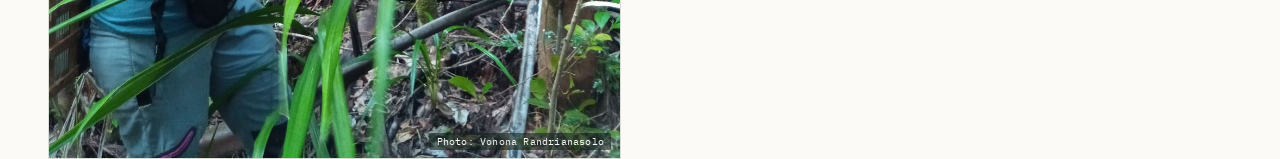
<file: research.html>
<!DOCTYPE html>
<html lang="en">
<head>
<meta charset="utf-8">
<meta name="viewport" content="width=device-width,initial-scale=1">
<title>Research — Laura Méndez Cuéllar</title>
<meta name="description" content="Research on biodiversity patterns and evolution, genetic diversity and population change, and biodiversity change and conservation.">
<link rel="preconnect" href="https://fonts.googleapis.com">
<link rel="preconnect" href="https://fonts.gstatic.com" crossorigin>
<link href="https://fonts.googleapis.com/css2?family=Fraunces:ital,opsz,wght@0,9..144,400;0,9..144,600;1,9..144,400&family=IBM+Plex+Mono:wght@400;500&family=Karla:ital,wght@0,400;0,500;1,400&display=swap" rel="stylesheet">
<link rel="stylesheet" href="assets/css/style.css">
</head>
<body>

<!-- ====================== TOP NAV — same on every page ================= -->
<header class="topnav">
  <a class="brand" href="index.html">Laura Méndez Cuéllar</a>
  <ul>
    <li><a class="navlink" href="index.html">Home</a></li>
    <li><a class="navlink" href="research.html" aria-current="page">Research</a></li>
    <li><a class="navlink" href="publications.html">Publications</a></li>
    <li><a class="navlink" href="teaching.html">Teaching &amp; outreach</a></li>
    <li><a class="navlink" href="contact.html">Contact</a></li>
  </ul>
</header>
<!-- ===================== end of top nav ================================ -->

<main>

<!-- ====================================================================
     RESEARCH SPLIT — everything (intro text AND "Main research lines")
     now lives in the CENTER column of one grid, together. That's on
     purpose: the two photo columns stretch to match the height of
     whatever's in that center column, so if the cards live outside this
     section, the photos stop at the height of the short intro text alone
     and leave a gap before the cards. Keeping the cards inside means the
     photos run the full height of everything together.
     SWAP PHOTOS: change the src= on each <img>.
     PHOTO CREDIT: edit the text inside a <figcaption>. Leave one empty
     (or delete it) if a photo doesn't need a credit.
     ==================================================================== -->
<section class="research-split">

  <figure class="side-photo">
    <img src="assets/img/fieldwork-palm-left.jpg" alt="Laura Méndez sampling a palm in the field">
    <figcaption>Photo: Vonona Randrianasolo</figcaption>
  </figure>

  <div class="split-text">
    <p class="lede">Research</p>

    <p>My research often starts with collecting data, either in the field,
    from botanical collections or from existing biodiversity databases, such as GBIF.
    Depending on the question, I generate molecular data using approaches
    such as ddRADseq or metabarcoding, and combine these with information
    on species traits, environmental conditions and
    conservation assessments. I then integrate and analyse these different
    sources of information using bioinformatics, phylogenetic and spatial
    analyses, linear mixed effect models, species distribution models and other
    approaches. I particularly enjoy linking species interactions,
    functional traits, and phylogenies to assess how these affect biodiversity
    patterns, evolutionary changes, and extinctions in time and space.</p>

    <h2>Main research lines</h2>

    <!-- TO CHANGE A CARD'S PHOTO: replace the src on its <img> line.
         TO CHANGE ITS DESTINATION: replace the href on its <a class="rline"> line. -->
    <div class="research-lines">

      <a class="rline" href="research-evolution.html">
        <img src="assets/img/megafrugivores.png" alt="Figure 1 from Méndez et al. 2022">
        <h3>Biodiversity patterns &amp; evolution</h3>
        <p>How biotic interactions (e.g., frugivory, root-associated fungi),
        ecological strategies and the environment, shape biodiversity.</p>
      </a>

      <a class="rline" href="research-genetics.html">
        <img src="assets/img/connectivity.png" alt="Figure 3 from Méndez et al. 2024">
        <h3>Genetic diversity &amp; population change</h3>
        <p>Understanding how genetic diversity changes through space and time, what drives 
        these changes, and how past processes shape the diversity we see today.</p>
      </a>

      <a class="rline" href="research-conservation.html">
        <img src="assets/img/IUCN.png" alt="threat categories of Agrostemma githago accross Europe and european map showing latest RL in Europe">
        <h3>Biodiversity change &amp; conservation</h3>
        <p>Understanding biodiversity loss and improving the data and tools we
        use to conserve it.</p>
      </a>

    </div>

    <p class="foot">
      Published with <a href="https://pages.github.com" target="_blank" rel="noopener">GitHub Pages</a>
    </p>
  </div>

  <div class="side-stack">
    <figure class="side-photo">
      <img src="assets/img/herbarium2.jpg" alt="Laura messuring a fruit from a herbarium specimen">
      <figcaption></figcaption>
    </figure>
    <figure class="side-photo">
      <img src="assets/img/herbarium1.jpg" alt="Pressed palm herbarium sheets with handwritten field labels">
      <figcaption></figcaption>
    </figure>
  </div>

</section>
<!-- ===================== end of research split ========================= -->

</main>

<script src="assets/js/site.js" defer></script>
</body>
</html>
</file>
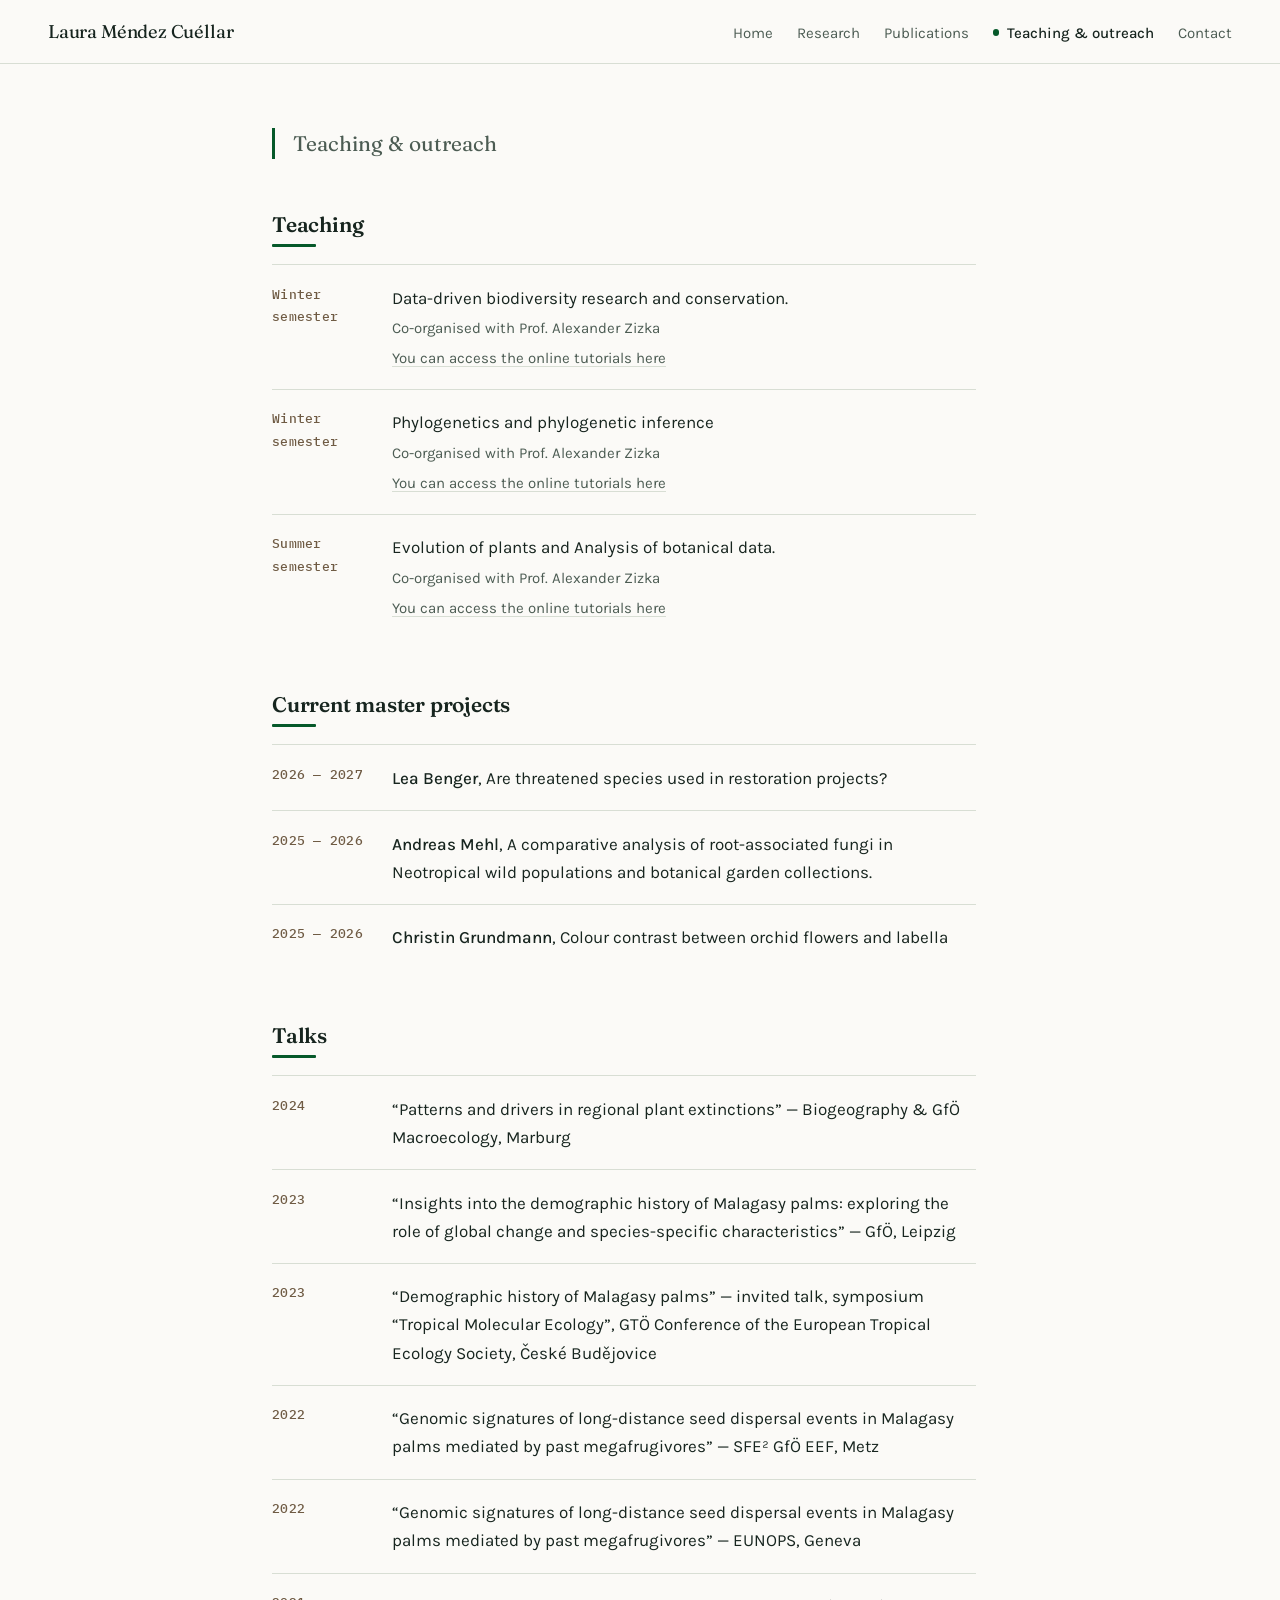
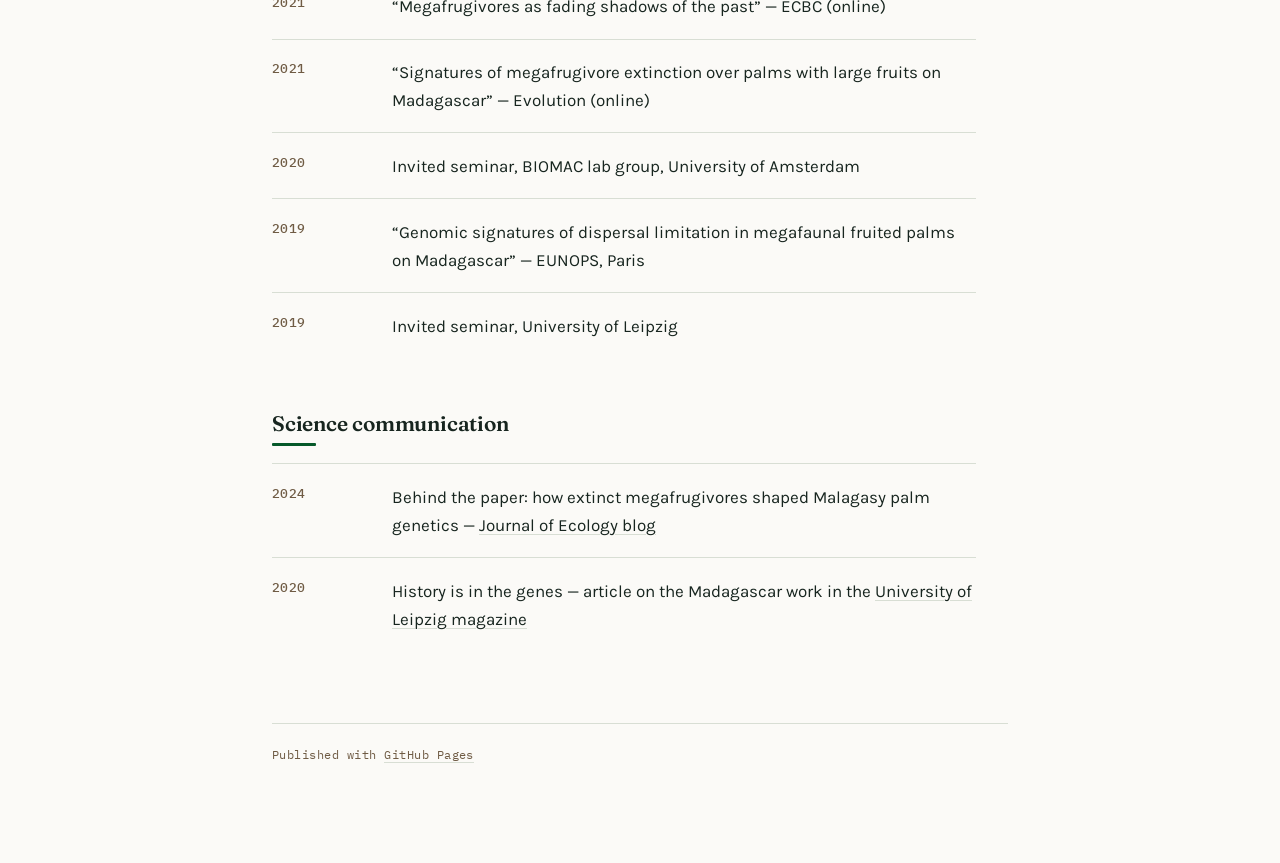
<file: teaching.html>
<!DOCTYPE html>
<html lang="en">
<head>
<meta charset="utf-8">
<meta name="viewport" content="width=device-width,initial-scale=1">
<!-- PREVIEW ONLY — remove this line when the site goes live, it hides the page from search engines -->
<meta name="robots" content="noindex, nofollow">
<title>Teaching &amp; outreach — Laura Méndez Cuéllar</title>
<meta name="description" content="Teaching, student supervision, talks, science communication and academic service.">
<link rel="preconnect" href="https://fonts.googleapis.com">
<link rel="preconnect" href="https://fonts.gstatic.com" crossorigin>
<link href="https://fonts.googleapis.com/css2?family=Fraunces:ital,opsz,wght@0,9..144,400;0,9..144,600;1,9..144,400&family=IBM+Plex+Mono:wght@400;500&family=Karla:ital,wght@0,400;0,500;1,400&display=swap" rel="stylesheet">
<link rel="stylesheet" href="assets/css/style.css">
</head>
<body>

<!-- ====================== TOP NAV — same on every page ================= -->
<header class="topnav">
  <a class="brand" href="index.html">Laura Méndez Cuéllar</a>
  <ul>
    <li><a class="navlink" href="index.html">Home</a></li>
    <li><a class="navlink" href="research.html">Research</a></li>
    <li><a class="navlink" href="publications.html">Publications</a></li>
    <li><a class="navlink" href="teaching.html" aria-current="page">Teaching &amp; outreach</a></li>
    <li><a class="navlink" href="contact.html">Contact</a></li>
  </ul>
</header>
<!-- ===================== end of top nav ================================ -->

<main>
<div class="page">

  <p class="lede">Teaching &amp; outreach</p>

  <h2>Teaching</h2>

  <div class="entry">
      <p class="when">Winter semester</p>
      <div>
      <p>Data-driven biodiversity research and conservation.</p>
       <p class="note">Co-organised with Prof. Alexander Zizka</p>
      <p class="note"><a href="https://data-driven-biodiversity-research-70c58f.pages.uni-marburg.de/book/index.html" target="_blank" rel="noopener">You can access the online tutorials here</a></p>
    </div>
  </div>

  <div class="entry">
      <p class="when">Winter semester</p>
      <div>
      <p>Phylogenetics and phylogenetic inference</p>
       <p class="note">Co-organised with Prof. Alexander Zizka</p>
      <p class="note"><a href="https://zizka.pages.uni-marburg.de/macroevolution-and-biogeography-of-plants/book/index.html" target="_blank" rel="noopener">You can access the online tutorials here</a></p>
    </div>
  </div>

  <div class="entry">
      <p class="when">Summer semester</p>
      <div>
      <p>Evolution  of plants and Analysis of botanical data.</p>
       <p class="note">Co-organised with Prof. Alexander Zizka</p>
      <p class="note"><a href="https://bsc-biodiv-der-pflanzen-zizka-df3996514e4d00205673a00a6d55070dc.pages.uni-marburg.de/book/index.html" target="_blank" rel="noopener">You can access the online tutorials here</a></p>
    </div>
  </div>

  <h2>Current master projects</h2>
  
  <div class="entry">
    <p class="when">2026 — 2027</p>
    <div>
      <p><strong>Lea Benger</strong>, Are threatened species used in restoration projects?</p>
    </div>
  </div>

  <div class="entry">
    <p class="when">2025 — 2026</p>
    <div>
      <p><strong>Andreas Mehl</strong>, A comparative analysis of 
      root-associated fungi in Neotropical 
      wild populations and botanical garden collections.</p>
    </div>
  </div>

  <div class="entry">
    <p class="when">2025 — 2026</p>
    <div>
      <p><strong>Christin Grundmann</strong>, Colour contrast 
      between orchid flowers and labella</p>
    </div>
  </div>
  

  <h2>Talks</h2>

  <div class="entry">
    <p class="when">2024</p>
    <div>
      <p>“Patterns and drivers in regional plant extinctions” — Biogeography
      &amp; GfÖ Macroecology, Marburg</p>
    </div>
  </div>

  <div class="entry">
    <p class="when">2023</p>
    <div>
      <p>“Insights into the demographic history of Malagasy palms: exploring
      the role of global change and species-specific characteristics” —
      GfÖ, Leipzig</p>
    </div>
  </div>

  <div class="entry">
    <p class="when">2023</p>
    <div>
      <p>“Demographic history of Malagasy palms” — invited talk, symposium
      “Tropical Molecular Ecology”, GTÖ Conference of the European Tropical
      Ecology Society, České Budějovice</p>
    </div>
  </div>

  <div class="entry">
    <p class="when">2022</p>
    <div>
      <p>“Genomic signatures of long-distance seed dispersal events in
      Malagasy palms mediated by past megafrugivores” — SFE² GfÖ EEF, Metz</p>
    </div>
  </div>

  <div class="entry">
    <p class="when">2022</p>
    <div>
      <p>“Genomic signatures of long-distance seed dispersal events in
      Malagasy palms mediated by past megafrugivores” — EUNOPS, Geneva</p>
    </div>
  </div>

  <div class="entry">
    <p class="when">2021</p>
    <div>
      <p>“Megafrugivores as fading shadows of the past” — ECBC (online)</p>
    </div>
  </div>

  <div class="entry">
    <p class="when">2021</p>
    <div>
      <p>“Signatures of megafrugivore extinction over palms with large fruits
      on Madagascar” — Evolution (online)</p>
    </div>
  </div>

  <div class="entry">
    <p class="when">2020</p>
    <div>
      <p>Invited seminar, BIOMAC lab group, University of Amsterdam</p>
    </div>
  </div>

  <div class="entry">
    <p class="when">2019</p>
    <div>
      <p>“Genomic signatures of dispersal limitation in megafaunal fruited
      palms on Madagascar” — EUNOPS, Paris</p>
    </div>
  </div>

  <div class="entry">
    <p class="when">2019</p>
    <div>
      <p>Invited seminar, University of Leipzig</p>
    </div>
  </div>

  <h2>Science communication</h2>

  <div class="entry">
    <p class="when">2024</p>
    <div>
      <p>Behind the paper: how extinct megafrugivores shaped Malagasy palm
      genetics —
      <a href="https://jecologyblog.com/2024/07/03/laura-mendez/" target="_blank" rel="noopener">Journal of
      Ecology blog</a></p>
    </div>
  </div>

  <div class="entry">
    <p class="when">2020</p>
    <div>
      <p>History is in the genes — article on the Madagascar work in the
      <a href="https://www.uni-leipzig.de/newsdetail/artikel/in-den-genen-steckt-die-geschichte-2020-12-02" target="_blank" rel="noopener">University
      of Leipzig magazine</a></p>
    </div>
  </div>

  <p class="foot">
    Published with <a href="https://pages.github.com" target="_blank" rel="noopener">GitHub Pages</a>
  </p>
</div>
</main>

<script src="assets/js/site.js" defer></script>
</body>
</html>
</file>
<file: assets/css/style.css>
/* =====================================================================
   Dr. Laura Méndez Cuéllar — website styles
   ---------------------------------------------------------------------
   All colours and fonts are defined once, in the :root block below.
   Change a value there and the whole site follows.
   ===================================================================== */

:root{
  --ink:#17251F;
  --ink-soft:#4C5C53;
  --paper:#FBFAF7;
  --sage:#E7ECE3;
  --umber:#6F5B44;
  --accent:#06592A;
  --line:#D8DED4;

  --display:"Fraunces",Georgia,"Times New Roman",serif;
  --body:"Karla","Helvetica Neue",Arial,sans-serif;
  --mono:"IBM Plex Mono",ui-monospace,Menlo,monospace;

  --measure:34rem;
}

*,*::before,*::after{box-sizing:border-box}
html{-webkit-text-size-adjust:100%}
body{margin:0;background:var(--paper);color:var(--ink);font:400 1.0625rem/1.65 var(--body)}
img{display:block;max-width:100%}
a{color:inherit}
:focus-visible{outline:2px solid var(--accent);outline-offset:3px}

/* ---------------------------------------------------------------------
   Top navigation — same on every page
   --------------------------------------------------------------------- */
.topnav{
  position:sticky;top:0;z-index:30;
  background:var(--paper);
  border-bottom:1px solid var(--line);
  display:flex;align-items:center;justify-content:space-between;
  padding:1.1rem clamp(1.25rem,4vw,3rem);
  flex-wrap:wrap;gap:.6rem 1.5rem;
}
.topnav .brand{
  font:400 1.15rem/1.1 var(--display);letter-spacing:-.01em;
  text-decoration:none;color:var(--ink);
}
.topnav ul{display:flex;flex-wrap:wrap;gap:.4rem 1.5rem;list-style:none;margin:0;padding:0}
.topnav a.navlink{
  text-decoration:none;font-size:.9375rem;color:var(--ink-soft);
  border-bottom:1px solid transparent;padding-bottom:2px;
}
.topnav a.navlink:hover{color:var(--ink);border-color:var(--accent)}
.topnav a.navlink[aria-current="page"]{color:var(--ink);font-weight:500}
.topnav a.navlink[aria-current="page"]::before{
  content:"";display:inline-block;width:.4rem;height:.4rem;background:var(--accent);
  margin-right:.5rem;vertical-align:.12em;border-radius:50%;
}

/* ---------------------------------------------------------------------
   Hero — homepage only: rotating full-bleed photos, name overlaid
   --------------------------------------------------------------------- */
.hero{position:relative;height:min(70vh,620px);min-height:320px;overflow:hidden;background:var(--ink)}
.hero-slide{
  position:absolute;inset:0;margin:0;
  opacity:0;animation:heroFade 24s infinite;
}
.hero-slide img{width:100%;height:100%;object-fit:cover;display:block}
.hero-slide figcaption{
  position:absolute;right:.75rem;bottom:.75rem;z-index:1;
  font:400 .6875rem/1 var(--mono);letter-spacing:.02em;color:var(--paper);
  background:rgba(23,37,31,.6);padding:.3rem .55rem;border-radius:2px;
}
.hero-slide figcaption:empty{display:none}
/* four slides, each visible for one quarter of the 24s loop.
   TO ADD A FIFTH PHOTO: add a fifth <figure class="hero-slide"> in the HTML,
   change 24s to 30s on .hero-slide, change 25%/21%/4% below to 20%/16%/3.2%,
   and give the new slide animation-delay:24s (nth-child(5) rule at the end). */
.hero-slide:nth-child(1){animation-delay:0s}
.hero-slide:nth-child(2){animation-delay:6s}
.hero-slide:nth-child(3){animation-delay:12s}
.hero-slide:nth-child(4){animation-delay:18s}
@keyframes heroFade{
  0%{opacity:0}
  4%{opacity:1}
  21%{opacity:1}
  25%{opacity:0}
  100%{opacity:0}
}
@media (prefers-reduced-motion:reduce){
  .hero-slide{animation:none;opacity:0}
  .hero-slide:first-child{opacity:1}
}
.hero::after{
  content:"";position:absolute;inset:0;
  background:linear-gradient(0deg, rgba(23,37,31,.68) 0%, rgba(23,37,31,.1) 42%, rgba(23,37,31,.32) 100%);
}
.hero-overlay{
  position:absolute;inset:0;z-index:2;display:flex;flex-direction:column;
  justify-content:flex-end;padding:clamp(1.5rem,5vw,3.5rem);
}
.hero-eyebrow{
  font:500 .75rem/1 var(--mono);letter-spacing:.16em;text-transform:uppercase;
  color:var(--paper);margin:0 0 .8rem;opacity:.92;
}
.hero-overlay h1{
  font:400 clamp(2.1rem,6vw,3.75rem)/1.05 var(--display);color:var(--paper);
  margin:0;letter-spacing:-.02em;text-shadow:0 2px 20px rgba(0,0,0,.3);
}

/* ---------------------------------------------------------------------
   Page shell — single column now that the sidebar is gone
   --------------------------------------------------------------------- */
.page{max-width:52rem;margin:0 auto;padding:clamp(2.5rem,6vw,4rem) clamp(1.25rem,4vw,3rem) 5rem}

/* About block — homepage only, portrait beside the intro text */
.about{
  display:grid;grid-template-columns:14rem minmax(0,1fr);
  gap:clamp(2rem,5vw,3.5rem);align-items:start;margin-bottom:1.5rem;
}
.about figure.portrait{margin:0;position:relative}
.about figure.portrait img{
  width:100%;aspect-ratio:4/5;object-fit:cover;background:var(--sage);
  border:1px solid var(--line);box-shadow:8px 8px 0 var(--accent);display:block;
}
.about figure.portrait figcaption{
  position:absolute;right:.6rem;bottom:.6rem;
  font:400 .6875rem/1 var(--mono);letter-spacing:.02em;color:var(--paper);
  background:rgba(23,37,31,.6);padding:.3rem .55rem;border-radius:2px;
}
.about figure.portrait figcaption:empty{display:none}
.about .links{font:400 .9375rem/1.8 var(--body);color:var(--ink-soft)}
.about .links a{text-decoration:underline;text-decoration-color:var(--line);text-underline-offset:3px}
.about .links a:hover{color:var(--accent);text-decoration-color:var(--accent)}
@media (max-width:700px){
  .about{grid-template-columns:1fr}
  .about figure.portrait{max-width:12rem}
}

/* ---------------------------------------------------------------------
   Typography & content
   --------------------------------------------------------------------- */
.eyebrow{
  margin:0 0 1.1rem;font:500 .6875rem/1 var(--mono);
  letter-spacing:.16em;text-transform:uppercase;color:var(--umber);
}
.eyebrow::before{
  content:"";display:inline-block;width:.45rem;height:.45rem;
  background:var(--accent);margin-right:.6rem;vertical-align:.02em;
}
h1{
  margin:0 0 1.25rem;font:400 clamp(2.1rem,5.5vw,3rem)/1.06 var(--display);
  letter-spacing:-.02em;
}
h2{
  margin:3.25rem 0 1.1rem;font:600 1.3125rem/1.25 var(--display);
  letter-spacing:-.01em;position:relative;padding-bottom:.6rem;
}
h2::after{
  content:"";position:absolute;left:0;bottom:0;
  width:2.75rem;height:3px;background:var(--accent);border-radius:1px;
}
h3{margin:2.25rem 0 .4rem;font:500 1.0625rem/1.35 var(--body)}

p{margin:0 0 1.1rem;max-width:var(--measure)}
.lede{
  font:400 1.3125rem/1.45 var(--display);color:var(--ink-soft);
  max-width:30rem;margin-bottom:1.75rem;
  border-left:3px solid var(--accent);padding-left:1.15rem;
}
.page a{
  text-decoration:underline;text-decoration-thickness:1px;
  text-underline-offset:3px;text-decoration-color:var(--line);
}
.page a:hover{color:var(--accent);text-decoration-color:var(--accent)}

.sp{font-family:var(--display);font-style:italic}

/* dated entries — positions, publications, talks */
.entry{
  display:grid;grid-template-columns:6rem minmax(0,1fr);gap:1.5rem;
  padding:1.15rem 0;border-top:1px solid var(--line);max-width:44rem;
  transition:border-color .15s ease;
}
.entry:hover{border-top-color:var(--accent)}
.entry .when{
  font:500 .8125rem/1.75 var(--mono);color:var(--umber);letter-spacing:.02em;
  transition:color .15s ease;
}
.entry:hover .when{color:var(--accent)}
.entry p{margin:0;max-width:none}
.entry strong{font-weight:500}
.entry .note{margin-top:.3rem;font-size:.9375rem;color:var(--ink-soft)}

.card{background:var(--sage);padding:1.5rem 1.6rem;margin:2rem 0;max-width:var(--measure)}
.card p:last-child{margin-bottom:0}

.foot{
  margin-top:4.5rem;padding-top:1.25rem;border-top:1px solid var(--line);
  font:400 .75rem/1.8 var(--mono);letter-spacing:.04em;color:var(--umber);max-width:none;
}
.foot a{text-decoration:none;border-bottom:1px solid var(--line)}

@media (max-width:700px){
  .entry{grid-template-columns:1fr;gap:.25rem}
}

/* ---------------------------------------------------------------------
   Motion
   --------------------------------------------------------------------- */
@media (prefers-reduced-motion:no-preference){
  .page{animation:rise .5s ease-out both}
  @keyframes rise{from{opacity:0;transform:translateY(8px)}to{opacity:1;transform:none}}

  /* entries fade in as they scroll into view — .fade-ready is added by
     assets/js/site.js only when JS runs and motion isn't reduced, so
     content is never stuck invisible without it */
  .entry.fade-ready{
    opacity:0;transform:translateY(14px);
    transition:opacity .5s ease, transform .5s ease;
  }
  .entry.fade-ready.in-view{opacity:1;transform:none}
}

/* ---------------------------------------------------------------------
   Research lines — three clickable cards, used on research.html
   --------------------------------------------------------------------- */
.research-lines{
  display:grid;grid-template-columns:repeat(3,1fr);gap:1.75rem;
  margin:1.75rem 0 3rem;max-width:none;min-width:0;
}
.rline{display:block;text-decoration:none;color:inherit;min-width:0}
.rline img{
  width:100%;aspect-ratio:4/3;object-fit:cover;
  border:1px solid var(--line);transition:opacity .2s ease;
}
.rline:hover img{opacity:.82}
.rline h3{
  margin:1rem 0 .4rem;font:500 1.05rem/1.3 var(--display);color:var(--ink);
  border-bottom:2px solid transparent;display:inline-block;
}
.rline:hover h3{border-color:var(--accent)}
.rline p{margin:0;font-size:.9rem;color:var(--ink-soft);line-height:1.55;max-width:none}

@media (max-width:820px){
  .research-lines{grid-template-columns:1fr;gap:2rem;max-width:26rem}
}

/* ---------------------------------------------------------------------
   Highlighted-paper cards — same grid as .research-lines, but some
   cards have no live link yet (use <div class="rline no-link"> for those)
   --------------------------------------------------------------------- */
.rline .status{
  margin:1rem 0 0;font:500 .7rem/1 var(--mono);letter-spacing:.06em;
  text-transform:uppercase;color:var(--umber);
}
.rline h3{margin-top:.35rem}
.rline.no-link{cursor:default}
.rline.no-link:hover img{opacity:1}
.rline.no-link:hover h3{border-color:transparent}


/* ---------------------------------------------------------------------
   Research split — lives outside .page on purpose. The text column is
   pinned to exactly the same width as .page's content (52rem) so it
   always lines up with the card row below; the two photo columns take
   up whatever space is left on either side, however wide the screen is.
   --------------------------------------------------------------------- */
.research-split{
  display:grid;
  grid-template-columns:minmax(5rem,1fr) minmax(0,52rem) minmax(5rem,1fr);
  grid-template-areas:"photo1 text photo2";
  gap:clamp(1.5rem,3vw,3rem);
  padding:clamp(2.5rem,6vw,4rem) clamp(1.25rem,4vw,3rem) 0;
}
.research-split .split-text{
  grid-area:text;min-width:0;
  /* same horizontal padding .page itself uses, so the visible text lines up
     exactly with the card row below, not just the outer 52rem box */
  padding-left:clamp(1.25rem,4vw,3rem);padding-right:clamp(1.25rem,4vw,3rem);
}
/* removes the SITE-WIDE p/.lede max-width caps so the text actually fills
   that width instead of wrapping narrower inside it */
.research-split .split-text p,
.research-split .split-text .lede{max-width:none}
.research-split .lede{margin-bottom:1.1rem}

/* the single photo on the left, and (when there's a lone photo on the
   right instead of a stacked pair) the single photo on the right */
.research-split > figure.side-photo{grid-area:photo1}
.research-split > figure.side-photo.right{grid-area:photo2}

/* the stacked pair on the right */
.research-split .side-stack{
  grid-area:photo2;display:grid;grid-template-rows:1fr 1fr;gap:1rem;
}

/* shared photo styling, whether a lone figure or one inside the stack */
.research-split figure.side-photo{margin:0;position:relative;height:100%;min-width:0}
.research-split figure.side-photo img{
  width:100%;height:100%;object-fit:cover;display:block;
  border:1px solid var(--line);
}
.research-split figcaption{
  position:absolute;right:.6rem;bottom:.6rem;
  font:400 .6875rem/1 var(--mono);letter-spacing:.02em;color:var(--paper);
  background:rgba(23,37,31,.6);padding:.3rem .55rem;border-radius:2px;
}
.research-split figcaption:empty{display:none}

/* Below this, the side-margin columns no longer have room to show a photo
   at a readable size (they'd be squeezed into a thin, heavily-cropped
   strip while still being stretched to the full height of the text next
   to them) — so the photos drop below the text instead. This covers
   laptop-width windows, not just phones: on a non-maximised laptop
   window the margins the photos would get are the problem, even though
   the exact same page looks fine maximised on a big monitor. */
@media (max-width:1480px){
  .research-split{
    grid-template-columns:1fr 1fr;
    grid-template-areas:
      "text text"
      "photo1 photo2";
    row-gap:1.25rem;
  }
  .research-split .side-stack{
    grid-template-rows:none;grid-template-columns:1fr 1fr;
  }
  .research-split figure.side-photo img{aspect-ratio:3/4;height:auto}
  .research-split figcaption{font-size:.625rem;padding:.2rem .45rem}
}

@media (max-width:620px){
  .research-split{
    grid-template-columns:1fr;
    grid-template-areas:
      "text"
      "photo1"
      "photo2";
  }
  .research-split .side-stack{grid-template-columns:1fr 1fr}
}

/* ---------------------------------------------------------------------
   research-split, single-photo variant — same 3-column proportions as
   the two-photo version (so the photo comes out the same size), just
   with nothing in the left slot, which stays blank on purpose.
   On narrow screens there's no room for a blank column, so this
   collapses to text-then-photo instead.
   --------------------------------------------------------------------- */
.research-split.single-photo .side-photo{grid-area:photo2}

@media (max-width:1480px){
  .research-split.single-photo{
    grid-template-columns:1fr;
    grid-template-areas:
      "text"
      "photo2";
    row-gap:1.5rem;
  }
  .research-split.single-photo .side-photo{aspect-ratio:16/9;height:auto}
}
</file>
